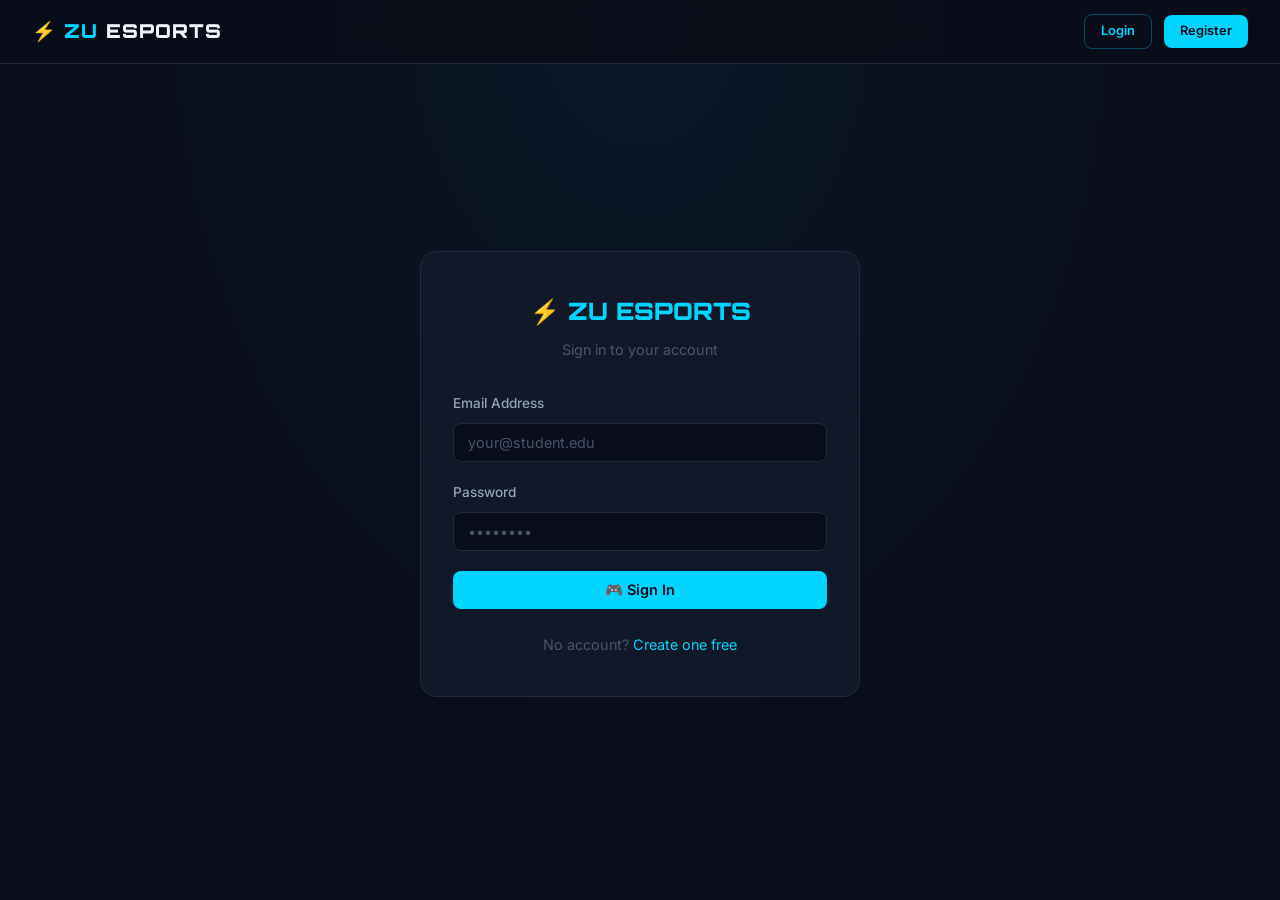
<file: pages/dashboard.html>
<!DOCTYPE html>
<html lang="en">
<head>
    <meta charset="UTF-8">
    <meta name="viewport" content="width=device-width, initial-scale=1.0">
    <title>Dashboard | ZU E-Sports</title>
    <link rel="stylesheet" href="../css/style.css">
    <style>
        .player-card {
            background: linear-gradient(135deg, var(--bg-card2), var(--bg-card));
            border: 1px solid var(--border-accent);
            border-radius: var(--radius-lg);
            padding: 1.5rem;
            display: flex;
            align-items: center;
            gap: 1.5rem;
            margin-bottom: 2rem;
        }
        .player-info { flex: 1; }
        .player-name { font-family: var(--font-display); font-size: 1.5rem; font-weight: 900; }
        .player-role { color: var(--text-muted); font-size: 0.85rem; margin-top: 4px; }
    </style>
</head>
<body>
<nav class="navbar">
    <a href="../index.html" class="nav-logo">⚡ ZU<span>ESPORTS</span></a>
    <ul class="nav-links" id="nav-links">
        <li><a href="../index.html">Home</a></li>
        <li><a href="tournaments.html">Tournaments</a></li>
        <li><a href="teams.html">Teams</a></li>
    </ul>
    <div class="nav-actions" id="nav-actions"></div>
    <button class="menu-toggle" id="menu-toggle">☰</button>
</nav>

<div class="page-wrapper">
    <div class="dashboard-layout">
        <!-- SIDEBAR -->
        <aside class="sidebar">
            <div class="sidebar-section">Main</div>
            <ul class="sidebar-nav">
                <li><a href="#" onclick="switchTab('overview')" class="active" id="tab-overview-link"><span class="icon">🏠</span> Overview</a></li>
                <li><a href="#" onclick="switchTab('my-team')" id="tab-my-team-link"><span class="icon">👥</span> My Team</a></li>
                <li><a href="#" onclick="switchTab('tournaments')" id="tab-tournaments-link"><span class="icon">🏆</span> Tournaments</a></li>
                <li><a href="#" onclick="switchTab('notifications')" id="tab-notifications-link"><span class="icon">🔔</span> Notifications</a></li>
            </ul>
            <div class="sidebar-section">Account</div>
            <ul class="sidebar-nav">
                <li><a href="#" onclick="switchTab('profile')" id="tab-profile-link"><span class="icon">👤</span> Profile</a></li>
                <li><a href="#" onclick="switchTab('support')" id="tab-support-link"><span class="icon">🆘</span> Support</a></li>
                <li><a href="#" onclick="logout()"><span class="icon">🚪</span> Logout</a></li>
            </ul>
        </aside>

        <!-- MAIN CONTENT -->
        <main class="main-content" id="main-content">
            <div class="loading"><div class="spinner"></div> Loading dashboard...</div>
        </main>
    </div>
</div>

<script src="../js/app.js"></script>
<script>
if (!requireAuth()) { /* redirect handled */ }

const user = getUser();
let myTeam = null;
let currentTab = 'overview';

async function loadDashboard() {
    // Load user's team
    const teamRes = await GET('/teams/my/team');
    myTeam = teamRes && teamRes.ok ? teamRes.data : null;

    switchTab('overview');
}

function switchTab(tab) {
    currentTab = tab;
    // Update sidebar active states
    document.querySelectorAll('.sidebar-nav a').forEach(a => a.classList.remove('active'));
    const link = document.getElementById(`tab-${tab}-link`);
    if (link) link.classList.add('active');

    const tabs = {
        overview: renderOverview,
        'my-team': renderMyTeam,
        tournaments: renderTournaments,
        notifications: renderNotifications,
        profile: renderProfile,
        support: renderSupport
    };

    if (tabs[tab]) tabs[tab]();
}

async function renderOverview() {
    const content = document.getElementById('main-content');
    const notifRes = await GET('/notifications');
    const notifications = notifRes && notifRes.ok ? notifRes.data : [];

    content.innerHTML = `
        <div class="player-card">
            <div class="avatar avatar-lg">${user.username.substring(0,2).toUpperCase()}</div>
            <div class="player-info">
                <div class="player-name">${user.username}</div>
                <div class="player-role">🎮 Gaming ID: ${user.gaming_id || 'Not set'} &nbsp;|&nbsp; 📧 ${user.email}</div>
            </div>
            ${myTeam ? `<div style="text-align:right">
                <div style="color:var(--text-muted);font-size:0.8rem">Your Team</div>
                <div style="font-weight:700;color:var(--accent)">${myTeam.name}</div>
                <div style="font-size:0.8rem;color:var(--text-muted)">[${myTeam.tag || '—'}] ${myTeam.game}</div>
            </div>` : ''}
        </div>

        <div class="stats-grid" style="margin-bottom:2rem">
            <div class="stat-card">
                <span class="stat-number" style="color:var(--accent-green)">${myTeam ? myTeam.wins : 0}</span>
                <span class="stat-label">Team Wins</span>
            </div>
            <div class="stat-card">
                <span class="stat-number" style="color:var(--accent-red)">${myTeam ? myTeam.losses : 0}</span>
                <span class="stat-label">Team Losses</span>
            </div>
            <div class="stat-card">
                <span class="stat-number">${notifications.filter(n => !n.is_read).length}</span>
                <span class="stat-label">Unread Notifications</span>
            </div>
            <div class="stat-card">
                <span class="stat-number">${myTeam ? myTeam.game : '—'}</span>
                <span class="stat-label">Game</span>
            </div>
        </div>

        <h3 style="margin-bottom:1rem">🔔 Recent Notifications</h3>
        ${notifications.length === 0 ? '<div class="empty-state"><div class="icon">📭</div><p>No notifications yet</p></div>' :
        notifications.slice(0,4).map(n => `
            <div style="background:var(--bg-card);border:1px solid var(--border);border-radius:8px;padding:1rem;margin-bottom:0.75rem;border-left:3px solid ${n.is_read ? 'var(--border)' : 'var(--accent)'}">
                <div style="font-weight:600;margin-bottom:4px">${n.title}</div>
                <div style="color:var(--text-secondary);font-size:0.85rem">${n.message}</div>
                <div style="color:var(--text-muted);font-size:0.75rem;margin-top:4px">${formatDate(n.created_at)}</div>
            </div>
        `).join('')}

        <div style="margin-top:1.5rem">
            <h3 style="margin-bottom:1rem">🚀 Quick Actions</h3>
            <div style="display:flex;gap:1rem;flex-wrap:wrap">
                <a href="/pages/tournaments.html" class="btn btn-primary">Browse Tournaments</a>
                ${!myTeam ? '<button class="btn btn-secondary" onclick="switchTab(\'my-team\')">Create Team</button>' : ''}
                <button class="btn btn-secondary" onclick="switchTab('support')">Get Help</button>
            </div>
        </div>
    `;
}

async function renderMyTeam() {
    const content = document.getElementById('main-content');
    content.innerHTML = '<div class="loading"><div class="spinner"></div></div>';

    const teamRes = await GET('/teams/my/team');
    myTeam = teamRes && teamRes.ok ? teamRes.data : null;

    if (!myTeam) {
        // Show create team form
        content.innerHTML = `
            <h2 style="margin-bottom:0.5rem">👥 My Team</h2>
            <p style="color:var(--text-muted);margin-bottom:2rem">You don't have a team yet. Create one to join tournaments!</p>
            
            <div class="card" style="max-width:500px">
                <div class="card-header"><h3>Create New Team</h3></div>
                <div class="card-body">
                    <div id="team-alert"></div>
                    <div class="form-group">
                        <label class="form-label">Team Name *</label>
                        <input type="text" id="t-name" class="form-control" placeholder="Desert Eagles">
                    </div>
                    <div class="form-group">
                        <label class="form-label">Team Tag (short)</label>
                        <input type="text" id="t-tag" class="form-control" placeholder="DEG" maxlength="6">
                    </div>
                    <div class="form-group">
                        <label class="form-label">Game *</label>
                        <select id="t-game" class="form-control">
                            <option>Valorant</option>
                            <option>CS2</option>
                            <option>League of Legends</option>
                            <option>FIFA</option>
                            <option>Other</option>
                        </select>
                    </div>
                    <div class="form-group">
                        <label class="form-label">Description</label>
                        <textarea id="t-desc" class="form-control" placeholder="Tell us about your team..."></textarea>
                    </div>
                    <button class="btn btn-primary btn-full" onclick="createTeam()">🚀 Create Team</button>
                </div>
            </div>
        `;
        return;
    }

    // Load team details
    const detailRes = await GET(`/teams/${myTeam.id}`);
    const team = detailRes && detailRes.ok ? detailRes.data : myTeam;

    const isCaptain = team.captain_id === user.id;

    content.innerHTML = `
        <div style="display:flex;align-items:center;justify-content:space-between;margin-bottom:2rem;flex-wrap:wrap;gap:1rem">
            <h2>👥 My Team</h2>
            <a href="/pages/team-detail.html?id=${team.id}" class="btn btn-secondary">View Public Profile</a>
        </div>

        <div class="card" style="margin-bottom:1.5rem">
            <div class="card-body" style="display:flex;gap:1.5rem;align-items:center;flex-wrap:wrap">
                <div class="avatar avatar-lg">${(team.tag || team.name.substring(0,2)).toUpperCase()}</div>
                <div style="flex:1">
                    <h2 style="margin-bottom:4px">${team.name}</h2>
                    <div style="color:var(--text-muted);font-size:0.9rem">[${team.tag || '—'}] • ${team.game}</div>
                    <div style="margin-top:8px;display:flex;gap:1rem">
                        <span style="color:var(--accent-green);font-weight:600">W: ${team.wins}</span>
                        <span style="color:var(--accent-red)">L: ${team.losses}</span>
                        <span style="color:var(--text-muted)">
                            Win Rate: ${team.wins + team.losses > 0 ? Math.round(team.wins/(team.wins+team.losses)*100) : 0}%
                        </span>
                    </div>
                </div>
                ${isCaptain ? `<span class="badge badge-ongoing">⭐ Captain</span>` : ''}
            </div>
        </div>

        <div class="card" style="margin-bottom:1.5rem">
            <div class="card-header">
                <h3>Team Members</h3>
                ${isCaptain ? `<button class="btn btn-sm btn-primary" onclick="showAddPlayerModal()">+ Add Player</button>` : ''}
            </div>
            <div class="card-body">
                ${(team.members || []).map(m => `
                    <div style="display:flex;align-items:center;gap:1rem;padding:0.75rem 0;border-bottom:1px solid var(--border)">
                        <div class="avatar">${m.username.substring(0,2).toUpperCase()}</div>
                        <div style="flex:1">
                            <div style="font-weight:600">${m.username}</div>
                            <div style="color:var(--text-muted);font-size:0.8rem">${m.gaming_id || 'No gaming ID'} • ${m.role}</div>
                        </div>
                        ${isCaptain && m.id !== user.id ? `
                            <button class="btn btn-sm btn-danger" onclick="removePlayer(${m.id}, '${m.username}')">Remove</button>
                        ` : ''}
                    </div>
                `).join('')}
            </div>
        </div>

        <h3 style="margin-bottom:1rem">Tournament History</h3>
        ${(team.history || []).length === 0 ? '<div class="empty-state"><div class="icon">🏆</div><p>No tournament history yet</p></div>' :
        team.history.map(h => `
            <div style="background:var(--bg-card);border:1px solid var(--border);border-radius:8px;padding:1rem;margin-bottom:0.5rem;display:flex;justify-content:space-between;align-items:center">
                <span>${h.tournament_name}</span>
                ${statusBadge(h.status)}
            </div>
        `).join('')}

        <!-- Add Player Modal (inline) -->
        <div id="add-player-section" class="hidden" style="margin-top:1.5rem">
            <div class="card card-body" style="max-width:400px">
                <h3 style="margin-bottom:1rem">Add Player</h3>
                <div id="add-player-alert"></div>
                <div class="form-group">
                    <label class="form-label">Player Username</label>
                    <input type="text" id="add-username" class="form-control" placeholder="CoolPlayer99">
                </div>
                <div style="display:flex;gap:0.75rem">
                    <button class="btn btn-primary" onclick="addPlayer()">Add</button>
                    <button class="btn btn-secondary" onclick="document.getElementById('add-player-section').classList.add('hidden')">Cancel</button>
                </div>
            </div>
        </div>
    `;
}

async function createTeam() {
    const name = document.getElementById('t-name').value.trim();
    const tag = document.getElementById('t-tag').value.trim();
    const game = document.getElementById('t-game').value;
    const description = document.getElementById('t-desc').value.trim();
    const alertBox = document.getElementById('team-alert');

    if (!name || !game) {
        alertBox.innerHTML = '<div class="alert alert-error">Team name and game are required.</div>';
        return;
    }

    const res = await POST('/teams', { name, tag, game, description });
    if (res && res.ok) {
        showToast('Team created!', 'success');
        loadDashboard();
    } else {
        alertBox.innerHTML = `<div class="alert alert-error">${res?.data?.error || 'Failed to create team.'}</div>`;
    }
}

function showAddPlayerModal() {
    document.getElementById('add-player-section').classList.remove('hidden');
}

async function addPlayer() {
    const username = document.getElementById('add-username').value.trim();
    const alertBox = document.getElementById('add-player-alert');

    if (!username) return;

    const res = await POST(`/teams/${myTeam.id}/members`, { username });
    if (res && res.ok) {
        showToast('Player added!', 'success');
        renderMyTeam();
    } else {
        alertBox.innerHTML = `<div class="alert alert-error">${res?.data?.error || 'Failed.'}</div>`;
    }
}

async function removePlayer(userId, username) {
    if (!confirm(`Remove ${username} from the team?`)) return;
    const res = await DELETE(`/teams/${myTeam.id}/members/${userId}`);
    if (res && res.ok) {
        showToast('Player removed', 'info');
        renderMyTeam();
    } else {
        showToast(res?.data?.error || 'Failed', 'error');
    }
}

async function renderTournaments() {
    const content = document.getElementById('main-content');
    content.innerHTML = '<div class="loading"><div class="spinner"></div></div>';

    const res = await GET('/tournaments');
    const tournaments = res && res.ok ? res.data : [];

    content.innerHTML = `
        <div style="display:flex;align-items:center;justify-content:space-between;margin-bottom:1.5rem">
            <h2>🏆 Tournaments</h2>
            <a href="/pages/tournaments.html" class="btn btn-secondary">Browse All</a>
        </div>
        ${tournaments.length === 0 ? '<div class="empty-state"><div class="icon">🏟️</div><p>No tournaments yet</p></div>' :
        `<div class="tournament-grid">
            ${tournaments.map(t => `
                <div class="tournament-card" onclick="window.location.href='/pages/tournament-detail.html?id=${t.id}'">
                    <div class="tournament-card-banner">🎮 ${t.game}</div>
                    <div class="tournament-card-body">
                        <div class="tournament-card-title">${t.name}</div>
                        <div class="tournament-card-meta">
                            <span class="meta-item">🏆 ${t.prize_pool || 'No prize'}</span>
                            <span class="meta-item">📅 ${formatDate(t.start_date)}</span>
                        </div>
                    </div>
                    <div class="tournament-card-footer">${statusBadge(t.status)}</div>
                </div>
            `).join('')}
        </div>`}
    `;
}

async function renderNotifications() {
    const content = document.getElementById('main-content');
    content.innerHTML = '<div class="loading"><div class="spinner"></div></div>';

    const res = await GET('/notifications');
    const notifications = res && res.ok ? res.data : [];

    content.innerHTML = `
        <div style="display:flex;align-items:center;justify-content:space-between;margin-bottom:1.5rem">
            <h2>🔔 Notifications</h2>
            <button class="btn btn-sm btn-secondary" onclick="markAllRead()">Mark all read</button>
        </div>
        ${notifications.length === 0 ? '<div class="empty-state"><div class="icon">📭</div><p>No notifications</p></div>' :
        notifications.map(n => `
            <div style="background:var(--bg-card);border:1px solid var(--border);border-radius:8px;padding:1rem;margin-bottom:0.75rem;border-left:3px solid ${n.is_read ? 'var(--border)' : 'var(--accent)'}">
                <div style="display:flex;justify-content:space-between;align-items:flex-start">
                    <div style="font-weight:600;margin-bottom:6px">${n.is_read ? '' : '🔵 '}${n.title}</div>
                    <span style="color:var(--text-muted);font-size:0.75rem">${formatDate(n.created_at)}</span>
                </div>
                <div style="color:var(--text-secondary);font-size:0.9rem">${n.message}</div>
            </div>
        `).join('')}
    `;
}

async function renderProfile() {
    const content = document.getElementById('main-content');
    const res = await GET('/auth/me');
    const profile = res && res.ok ? res.data : user;

    content.innerHTML = `
        <h2 style="margin-bottom:2rem">👤 My Profile</h2>
        <div class="card" style="max-width:500px">
            <div class="card-header"><h3>Edit Profile</h3></div>
            <div class="card-body">
                <div id="profile-alert"></div>
                <div class="form-group">
                    <label class="form-label">Username</label>
                    <input type="text" id="p-username" class="form-control" value="${profile.username}">
                </div>
                <div class="form-group">
                    <label class="form-label">Email (cannot change)</label>
                    <input type="text" class="form-control" value="${profile.email}" disabled style="opacity:0.5">
                </div>
                <div class="form-group">
                    <label class="form-label">Gaming ID</label>
                    <input type="text" id="p-gaming-id" class="form-control" value="${profile.gaming_id || ''}" placeholder="Your in-game name">
                </div>
                <div class="form-group">
                    <label class="form-label">Role</label>
                    <input type="text" class="form-control" value="${profile.role}" disabled style="opacity:0.5">
                </div>
                <div class="form-group">
                    <label class="form-label">Member Since</label>
                    <input type="text" class="form-control" value="${formatDate(profile.created_at)}" disabled style="opacity:0.5">
                </div>
                <button class="btn btn-primary" onclick="saveProfile()">Save Changes</button>
            </div>
        </div>
    `;
}

async function saveProfile() {
    const username = document.getElementById('p-username').value.trim();
    const gaming_id = document.getElementById('p-gaming-id').value.trim();
    const alertBox = document.getElementById('profile-alert');

    const res = await PUT('/auth/profile', { username, gaming_id });
    if (res && res.ok) {
        // Update local user data
        const u = getUser();
        u.username = username;
        u.gaming_id = gaming_id;
        setUser(u);
        alertBox.innerHTML = '<div class="alert alert-success">Profile updated!</div>';
    } else {
        alertBox.innerHTML = `<div class="alert alert-error">${res?.data?.error || 'Failed.'}</div>`;
    }
}

async function renderSupport() {
    const content = document.getElementById('main-content');
    content.innerHTML = '<div class="loading"><div class="spinner"></div></div>';

    const res = await GET('/support');
    const requests = res && res.ok ? res.data : [];

    content.innerHTML = `
        <h2 style="margin-bottom:2rem">🆘 Support</h2>

        <div class="card" style="max-width:600px;margin-bottom:2rem">
            <div class="card-header"><h3>Submit a Request</h3></div>
            <div class="card-body">
                <div id="support-alert"></div>
                <div class="form-group">
                    <label class="form-label">Subject</label>
                    <input type="text" id="s-subject" class="form-control" placeholder="What do you need help with?">
                </div>
                <div class="form-group">
                    <label class="form-label">Message</label>
                    <textarea id="s-message" class="form-control" placeholder="Describe your issue in detail..."></textarea>
                </div>
                <button class="btn btn-primary" onclick="submitSupport()">Send Request</button>
            </div>
        </div>

        <h3 style="margin-bottom:1rem">My Support History</h3>
        ${requests.length === 0 ? '<div class="empty-state"><div class="icon">📋</div><p>No requests yet</p></div>' :
        requests.map(r => `
            <div style="background:var(--bg-card);border:1px solid var(--border);border-radius:8px;padding:1rem;margin-bottom:0.75rem">
                <div style="display:flex;justify-content:space-between;align-items:center;margin-bottom:0.5rem">
                    <div style="font-weight:600">${r.subject}</div>
                    ${statusBadge(r.status)}
                </div>
                <div style="color:var(--text-secondary);font-size:0.85rem;margin-bottom:0.5rem">${r.message}</div>
                ${r.admin_response ? `
                    <div style="background:rgba(0,212,255,0.06);border-radius:6px;padding:0.75rem;margin-top:0.5rem;border-left:3px solid var(--accent)">
                        <div style="font-size:0.75rem;color:var(--text-muted);margin-bottom:4px">Admin Response:</div>
                        <div style="font-size:0.9rem">${r.admin_response}</div>
                    </div>
                ` : ''}
            </div>
        `).join('')}
    `;
}

async function submitSupport() {
    const subject = document.getElementById('s-subject').value.trim();
    const message = document.getElementById('s-message').value.trim();
    const alertBox = document.getElementById('support-alert');

    if (!subject || !message) {
        alertBox.innerHTML = '<div class="alert alert-error">Please fill in all fields.</div>';
        return;
    }

    const res = await POST('/support', { subject, message });
    if (res && res.ok) {
        alertBox.innerHTML = '<div class="alert alert-success">Request submitted! We will respond soon.</div>';
        document.getElementById('s-subject').value = '';
        document.getElementById('s-message').value = '';
    } else {
        alertBox.innerHTML = `<div class="alert alert-error">${res?.data?.error || 'Failed.'}</div>`;
    }
}

document.addEventListener('DOMContentLoaded', loadDashboard);
</script>
</body>
</html>
</file>
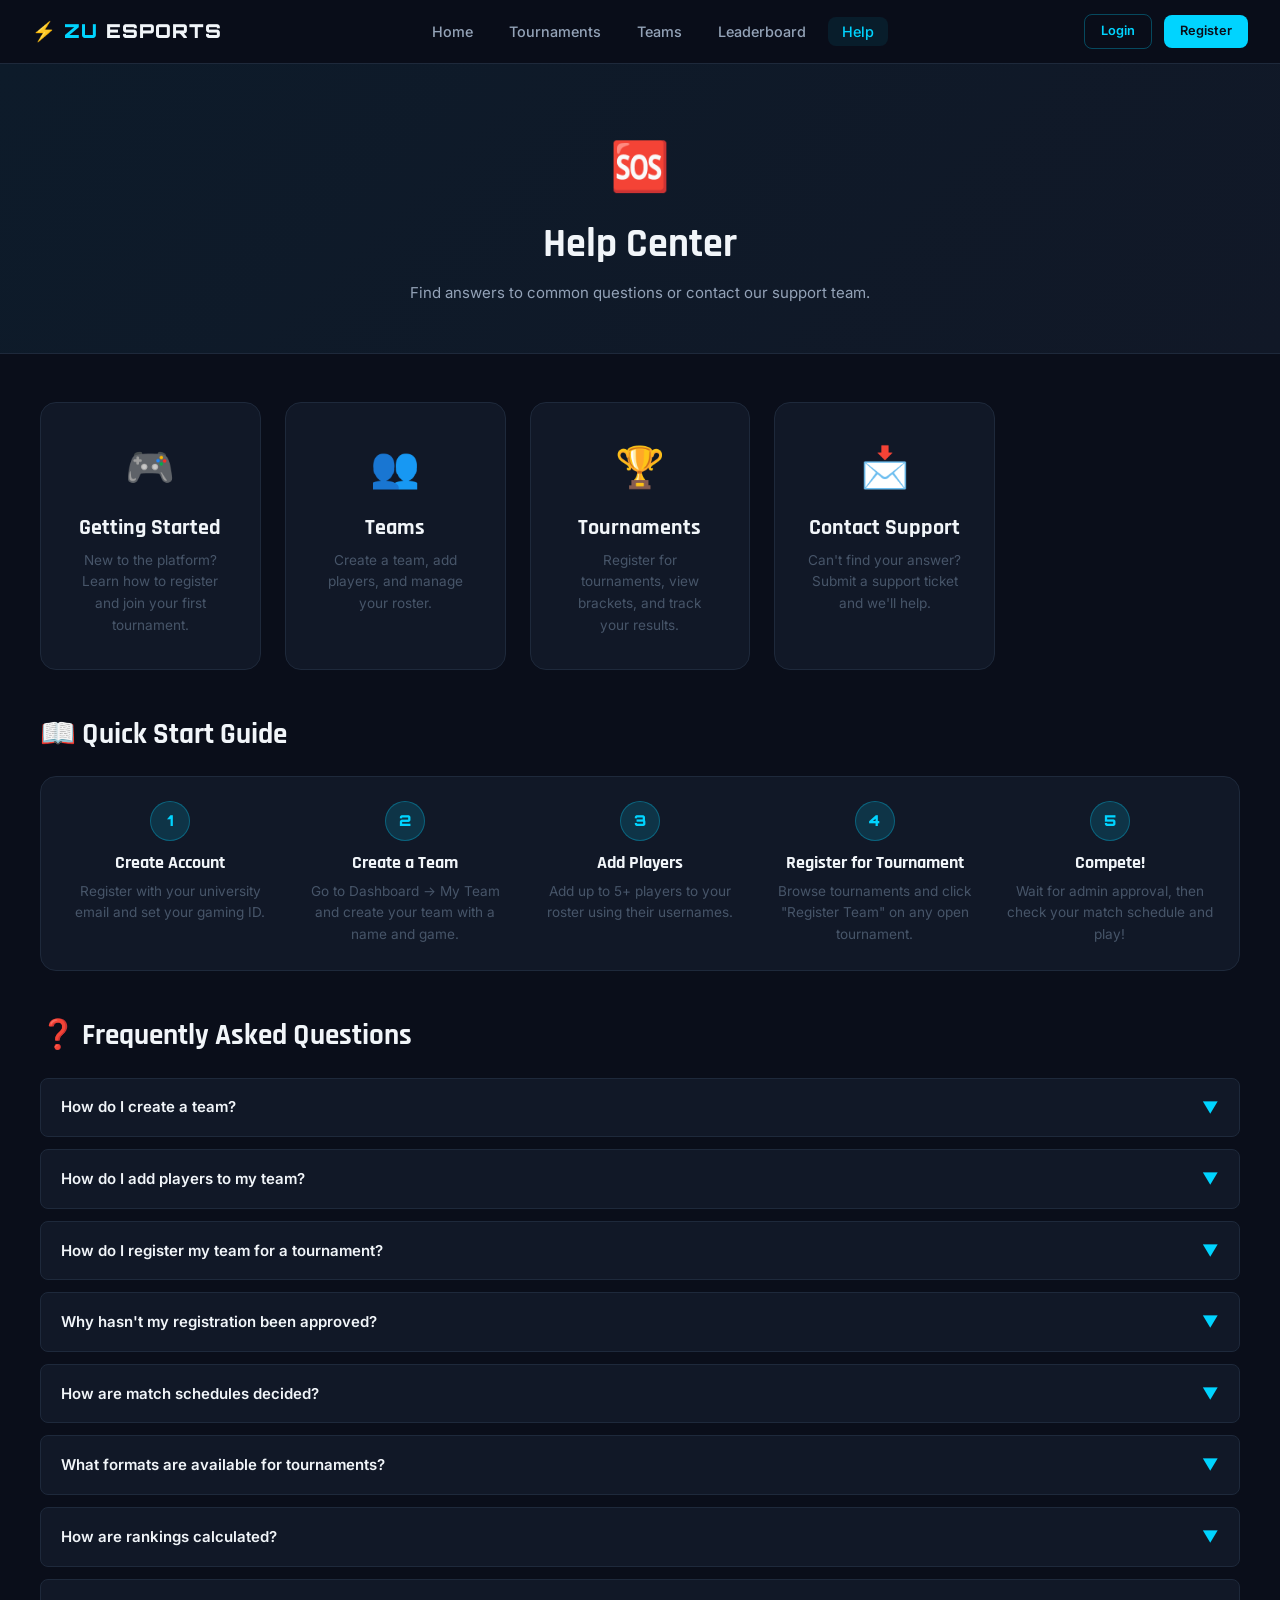
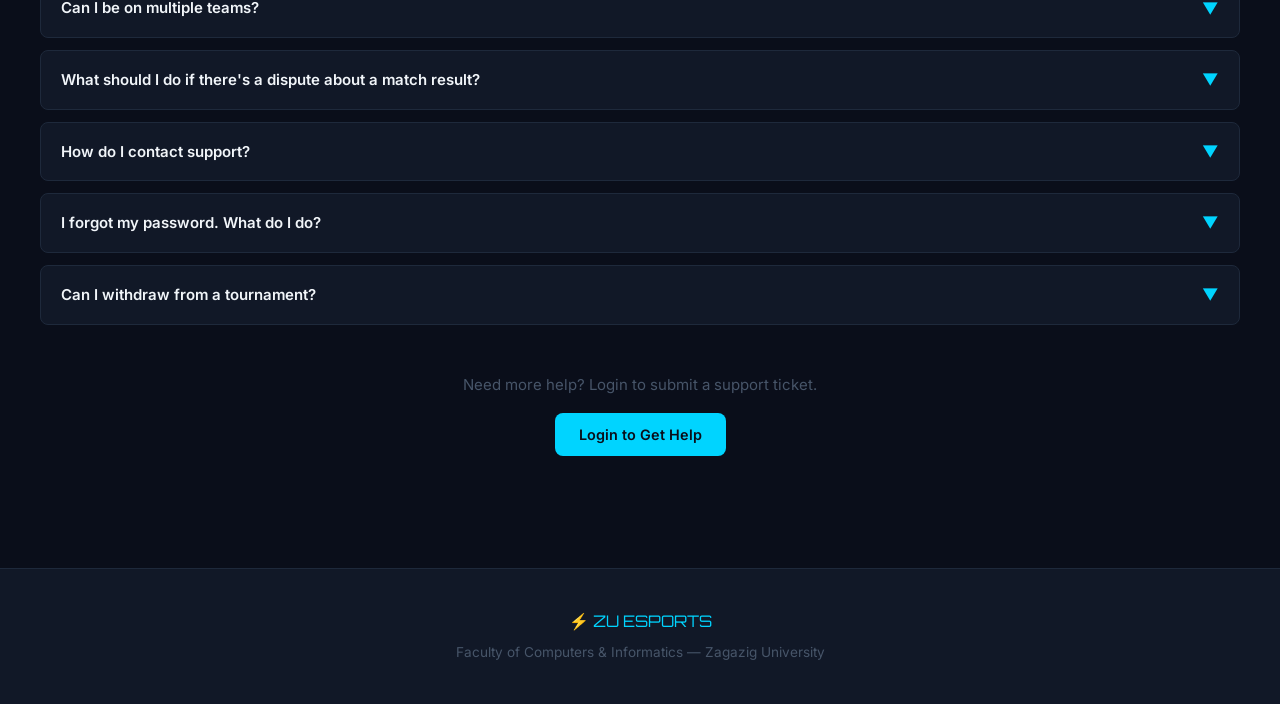
<file: pages/help.html>
<!DOCTYPE html>
<html lang="en">
<head>
    <meta charset="UTF-8">
    <meta name="viewport" content="width=device-width, initial-scale=1.0">
    <title>Help Center | ZU E-Sports</title>
    <link rel="stylesheet" href="../css/style.css">
    <style>
        .faq-item {
            background: var(--bg-card);
            border: 1px solid var(--border);
            border-radius: var(--radius);
            margin-bottom: 0.75rem;
            overflow: hidden;
            transition: var(--transition);
        }
        .faq-item:hover { border-color: var(--border-accent); }
        .faq-question {
            display: flex;
            justify-content: space-between;
            align-items: center;
            padding: 1rem 1.25rem;
            cursor: pointer;
            font-weight: 600;
            user-select: none;
        }
        .faq-arrow { color: var(--accent); font-size: 1rem; transition: transform 0.2s; }
        .faq-item.open .faq-arrow { transform: rotate(180deg); }
        .faq-answer {
            display: none;
            padding: 0 1.25rem 1.25rem;
            color: var(--text-secondary);
            line-height: 1.8;
            font-size: 0.9rem;
        }
        .faq-item.open .faq-answer { display: block; }
        .help-card {
            background: var(--bg-card);
            border: 1px solid var(--border);
            border-radius: var(--radius-lg);
            padding: 2rem;
            text-align: center;
            transition: var(--transition);
        }
        .help-card:hover { border-color: var(--border-accent); transform: translateY(-2px); }
        .help-icon { font-size: 2.5rem; margin-bottom: 1rem; }
    </style>
</head>
<body>
<nav class="navbar">
    <a href="../index.html" class="nav-logo">⚡ ZU<span>ESPORTS</span></a>
    <ul class="nav-links" id="nav-links">
        <li><a href="../index.html">Home</a></li>
        <li><a href="tournaments.html">Tournaments</a></li>
        <li><a href="teams.html">Teams</a></li>
        <li><a href="leaderboard.html">Leaderboard</a></li>
        <li><a href="help.html" class="active">Help</a></li>
    </ul>
    <div class="nav-actions" id="nav-actions"></div>
    <button class="menu-toggle" id="menu-toggle">☰</button>
</nav>

<div class="page-wrapper">
    <div style="background:linear-gradient(135deg,#0d1b2a,#111827);padding:4rem 0 3rem;text-align:center;border-bottom:1px solid var(--border)">
        <div class="container">
            <div style="font-size:3rem;margin-bottom:1rem">🆘</div>
            <h1 style="margin-bottom:0.75rem">Help Center</h1>
            <p style="color:var(--text-secondary);max-width:500px;margin:0 auto">Find answers to common questions or contact our support team.</p>
        </div>
    </div>

    <div class="container section">
        <!-- QUICK HELP CARDS -->
        <div style="display:grid;grid-template-columns:repeat(auto-fill,minmax(220px,1fr));gap:1.5rem;margin-bottom:3rem">
            <div class="help-card">
                <div class="help-icon">🎮</div>
                <h3 style="margin-bottom:0.5rem">Getting Started</h3>
                <p style="color:var(--text-muted);font-size:0.85rem">New to the platform? Learn how to register and join your first tournament.</p>
            </div>
            <div class="help-card">
                <div class="help-icon">👥</div>
                <h3 style="margin-bottom:0.5rem">Teams</h3>
                <p style="color:var(--text-muted);font-size:0.85rem">Create a team, add players, and manage your roster.</p>
            </div>
            <div class="help-card">
                <div class="help-icon">🏆</div>
                <h3 style="margin-bottom:0.5rem">Tournaments</h3>
                <p style="color:var(--text-muted);font-size:0.85rem">Register for tournaments, view brackets, and track your results.</p>
            </div>
            <div class="help-card" onclick="isLoggedIn() ? (window.location.href='/pages/dashboard.html#support') : (window.location.href='/pages/login.html')" style="cursor:pointer">
                <div class="help-icon">📩</div>
                <h3 style="margin-bottom:0.5rem">Contact Support</h3>
                <p style="color:var(--text-muted);font-size:0.85rem">Can't find your answer? Submit a support ticket and we'll help.</p>
            </div>
        </div>

        <!-- QUICK START GUIDE -->
        <h2 style="margin-bottom:1.5rem">📖 Quick Start Guide</h2>
        <div class="card card-body" style="margin-bottom:3rem">
            <div style="display:grid;grid-template-columns:repeat(auto-fill,minmax(200px,1fr));gap:1.5rem">
                <div style="text-align:center">
                    <div style="width:40px;height:40px;border-radius:50%;background:rgba(0,212,255,0.15);border:1px solid var(--border-accent);display:flex;align-items:center;justify-content:center;margin:0 auto 0.75rem;font-family:var(--font-display);font-weight:900;color:var(--accent)">1</div>
                    <h4 style="margin-bottom:0.4rem">Create Account</h4>
                    <p style="color:var(--text-muted);font-size:0.85rem">Register with your university email and set your gaming ID.</p>
                </div>
                <div style="text-align:center">
                    <div style="width:40px;height:40px;border-radius:50%;background:rgba(0,212,255,0.15);border:1px solid var(--border-accent);display:flex;align-items:center;justify-content:center;margin:0 auto 0.75rem;font-family:var(--font-display);font-weight:900;color:var(--accent)">2</div>
                    <h4 style="margin-bottom:0.4rem">Create a Team</h4>
                    <p style="color:var(--text-muted);font-size:0.85rem">Go to Dashboard → My Team and create your team with a name and game.</p>
                </div>
                <div style="text-align:center">
                    <div style="width:40px;height:40px;border-radius:50%;background:rgba(0,212,255,0.15);border:1px solid var(--border-accent);display:flex;align-items:center;justify-content:center;margin:0 auto 0.75rem;font-family:var(--font-display);font-weight:900;color:var(--accent)">3</div>
                    <h4 style="margin-bottom:0.4rem">Add Players</h4>
                    <p style="color:var(--text-muted);font-size:0.85rem">Add up to 5+ players to your roster using their usernames.</p>
                </div>
                <div style="text-align:center">
                    <div style="width:40px;height:40px;border-radius:50%;background:rgba(0,212,255,0.15);border:1px solid var(--border-accent);display:flex;align-items:center;justify-content:center;margin:0 auto 0.75rem;font-family:var(--font-display);font-weight:900;color:var(--accent)">4</div>
                    <h4 style="margin-bottom:0.4rem">Register for Tournament</h4>
                    <p style="color:var(--text-muted);font-size:0.85rem">Browse tournaments and click "Register Team" on any open tournament.</p>
                </div>
                <div style="text-align:center">
                    <div style="width:40px;height:40px;border-radius:50%;background:rgba(0,212,255,0.15);border:1px solid var(--border-accent);display:flex;align-items:center;justify-content:center;margin:0 auto 0.75rem;font-family:var(--font-display);font-weight:900;color:var(--accent)">5</div>
                    <h4 style="margin-bottom:0.4rem">Compete!</h4>
                    <p style="color:var(--text-muted);font-size:0.85rem">Wait for admin approval, then check your match schedule and play!</p>
                </div>
            </div>
        </div>

        <!-- FAQ -->
        <h2 style="margin-bottom:1.5rem">❓ Frequently Asked Questions</h2>
        <div id="faq-container">
            <!-- FAQs are generated by JS below -->
        </div>

        <!-- CONTACT SUPPORT (if logged in) -->
        <div id="support-section" class="hidden" style="margin-top:3rem">
            <h2 style="margin-bottom:1.5rem">📩 Submit a Support Request</h2>
            <div class="card" style="max-width:600px">
                <div class="card-body">
                    <div id="support-alert"></div>
                    <div class="form-group">
                        <label class="form-label">Subject</label>
                        <input type="text" id="s-subject" class="form-control" placeholder="What do you need help with?">
                    </div>
                    <div class="form-group">
                        <label class="form-label">Message</label>
                        <textarea id="s-message" class="form-control" rows="4" placeholder="Describe your issue in detail..."></textarea>
                    </div>
                    <button class="btn btn-primary" onclick="submitSupport()">Send Request</button>
                </div>
            </div>
        </div>

        <div id="login-cta" class="hidden" style="margin-top:3rem;text-align:center">
            <p style="color:var(--text-muted);margin-bottom:1rem">Need more help? Login to submit a support ticket.</p>
            <a href="login.html" class="btn btn-primary">Login to Get Help</a>
        </div>
    </div>
</div>

<footer>
    <div class="footer-title">⚡ ZU ESPORTS</div>
    <p>Faculty of Computers & Informatics — Zagazig University</p>
</footer>

<script src="../js/app.js"></script>
<script>
const faqs = [
    { q: "How do I create a team?", a: "After logging in, go to Dashboard → My Team. Click 'Create New Team', fill in your team name, tag, and select your game, then click Create. You'll automatically become the captain." },
    { q: "How do I add players to my team?", a: "In Dashboard → My Team, click 'Add Player' and type the username of the player you want to add. They must already have an account on the platform. The player will receive a notification." },
    { q: "How do I register my team for a tournament?", a: "Browse tournaments and click on one that has 'Registration Open' status. Click the 'Register Team' button. You must be the team captain. Your registration will be reviewed by the admin." },
    { q: "Why hasn't my registration been approved?", a: "Admins review all registrations before approving. This usually takes 1–2 days. You'll receive a notification once your registration is approved or rejected. Make sure your team meets all requirements." },
    { q: "How are match schedules decided?", a: "After all teams are registered and approved, the admin generates the bracket and schedules matches. You'll receive a notification when your match is scheduled with the date and time." },
    { q: "What formats are available for tournaments?", a: "We support three formats: Single Elimination (one loss = out), Double Elimination (need two losses to be out), and Round Robin (every team plays every other team)." },
    { q: "How are rankings calculated?", a: "Team rankings on the leaderboard are based on total wins across all completed matches. Win rate (wins ÷ total matches × 100%) is also shown as a tiebreaker." },
    { q: "Can I be on multiple teams?", a: "You can be a member (player) of multiple teams, but you can only be the captain of one team. To join another team, the captain of that team must add you by your username." },
    { q: "What should I do if there's a dispute about a match result?", a: "Contact the admin through the Support section in your Dashboard. Provide details about the match, including tournament name, round, and the issue. Admins can correct results." },
    { q: "How do I contact support?", a: "Log in and go to Dashboard → Support. Fill in your subject and message and submit the request. An admin will respond as soon as possible. You'll get a notification when there's a reply." },
    { q: "I forgot my password. What do I do?", a: "Currently, please contact an admin via the support form (if logged in) or reach out through official university channels. Password reset by email will be available in a future update." },
    { q: "Can I withdraw from a tournament?", a: "If the tournament hasn't started yet, contact an admin via the support ticket system requesting withdrawal. After matches begin, withdrawals affect other teams so they require admin review." }
];

// Render FAQs
const container = document.getElementById('faq-container');
container.innerHTML = faqs.map((f, i) => `
    <div class="faq-item" id="faq-${i}">
        <div class="faq-question" onclick="toggleFaq(${i})">
            <span>${f.q}</span>
            <span class="faq-arrow">▼</span>
        </div>
        <div class="faq-answer">${f.a}</div>
    </div>
`).join('');

function toggleFaq(i) {
    const item = document.getElementById(`faq-${i}`);
    item.classList.toggle('open');
}

// Show support form if logged in
document.addEventListener('DOMContentLoaded', () => {
    if (isLoggedIn()) {
        document.getElementById('support-section').classList.remove('hidden');
    } else {
        document.getElementById('login-cta').classList.remove('hidden');
    }
});

async function submitSupport() {
    const subject = document.getElementById('s-subject').value.trim();
    const message = document.getElementById('s-message').value.trim();
    const alertBox = document.getElementById('support-alert');

    if (!subject || !message) {
        alertBox.innerHTML = '<div class="alert alert-error">Please fill in all fields.</div>';
        return;
    }

    const res = await POST('/support', { subject, message });
    if (res && res.ok) {
        alertBox.innerHTML = '<div class="alert alert-success">✅ Request submitted! We will get back to you soon.</div>';
        document.getElementById('s-subject').value = '';
        document.getElementById('s-message').value = '';
    } else {
        alertBox.innerHTML = `<div class="alert alert-error">${res?.data?.error || 'Failed.'}</div>`;
    }
}
</script>
</body>
</html>
</file>
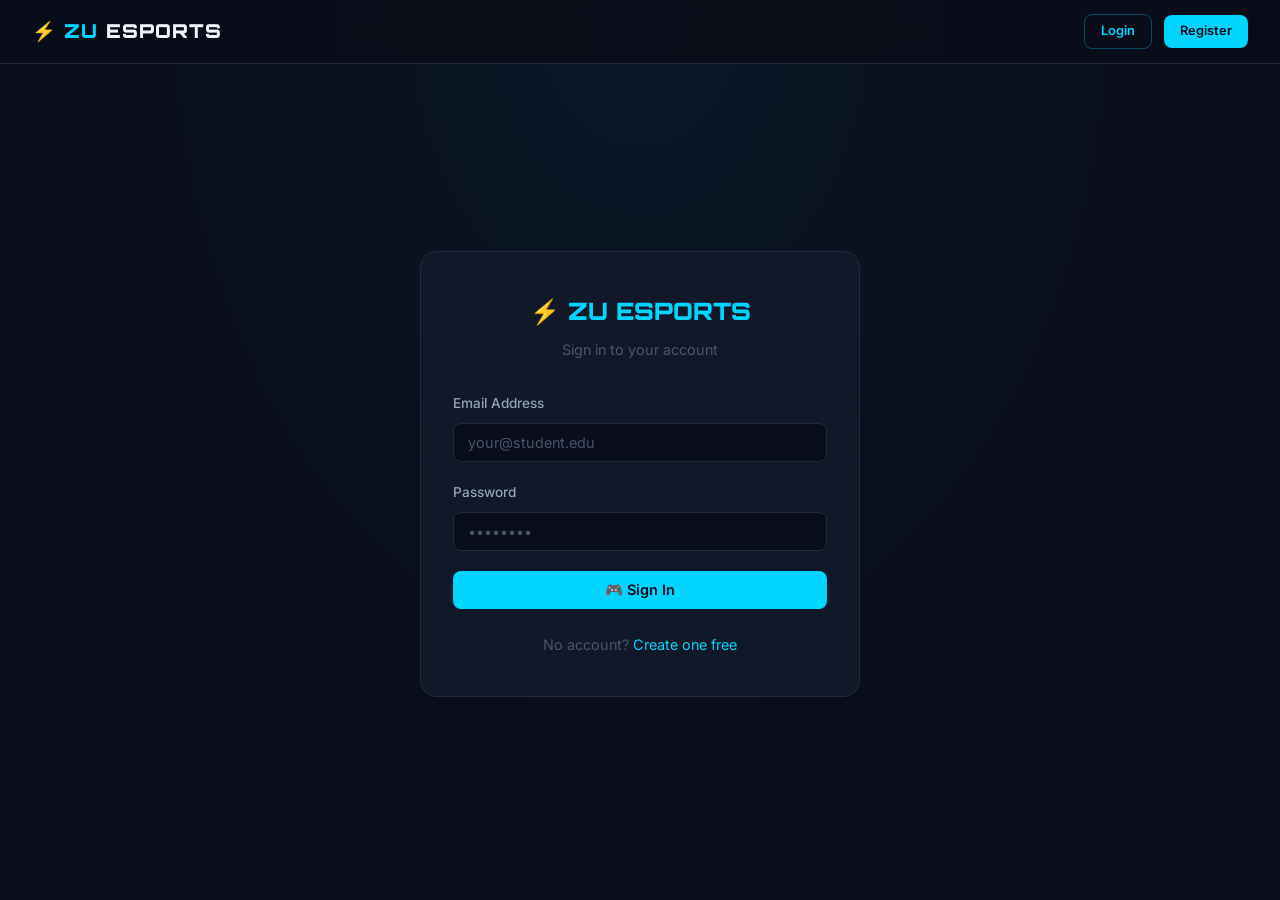
<file: pages/login.html>
<!DOCTYPE html>
<html lang="en">
<head>
    <meta charset="UTF-8">
    <meta name="viewport" content="width=device-width, initial-scale=1.0">
    <title>Login | ZU E-Sports</title>
    <link rel="stylesheet" href="../css/style.css">
    <style>
        .auth-wrapper {
            min-height: 100vh;
            display: flex;
            align-items: center;
            justify-content: center;
            padding: 5rem 1rem 2rem;
            background: radial-gradient(ellipse at top, rgba(0,212,255,0.05) 0%, var(--bg-dark) 60%);
        }
        .auth-box {
            width: 100%;
            max-width: 440px;
            background: var(--bg-card);
            border: 1px solid var(--border);
            border-radius: var(--radius-lg);
            padding: 2.5rem 2rem;
        }
        .auth-logo {
            text-align: center;
            font-family: var(--font-display);
            font-size: 1.5rem;
            font-weight: 900;
            color: var(--accent);
            margin-bottom: 0.5rem;
        }
        .auth-subtitle {
            text-align: center;
            color: var(--text-muted);
            font-size: 0.9rem;
            margin-bottom: 2rem;
        }
    </style>
</head>
<body>
<nav class="navbar">
    <a href="../index.html" class="nav-logo">⚡ ZU<span>ESPORTS</span></a>
    <div class="nav-actions" id="nav-actions"></div>
</nav>

<div class="auth-wrapper">
    <div class="auth-box">
        <div class="auth-logo">⚡ ZU ESPORTS</div>
        <p class="auth-subtitle">Sign in to your account</p>

        <div id="alert-box"></div>

        <div class="form-group">
            <label class="form-label">Email Address</label>
            <input type="email" id="email" class="form-control" placeholder="your@student.edu" autocomplete="email">
        </div>
        <div class="form-group">
            <label class="form-label">Password</label>
            <input type="password" id="password" class="form-control" placeholder="••••••••" autocomplete="current-password">
        </div>
        <button class="btn btn-primary btn-full" id="login-btn" onclick="doLogin()">
            🎮 Sign In
        </button>

        <p style="text-align:center;margin-top:1.5rem;color:var(--text-muted);font-size:0.9rem">
            No account? <a href="register.html" style="color:var(--accent)">Create one free</a>
        </p>
    </div>
</div>

<script src="../js/app.js"></script>
<script>
// Redirect if already logged in
if (isLoggedIn()) window.location.href = '/pages/dashboard.html';

async function doLogin() {
    const email = document.getElementById('email').value.trim();
    const password = document.getElementById('password').value;
    const btn = document.getElementById('login-btn');
    const alertBox = document.getElementById('alert-box');

    alertBox.innerHTML = '';

    if (!email || !password) {
        alertBox.innerHTML = '<div class="alert alert-error">Please fill in all fields.</div>';
        return;
    }

    btn.disabled = true;
    btn.textContent = 'Signing in...';

    const res = await POST('/auth/login', { email, password });

    btn.disabled = false;
    btn.textContent = '🎮 Sign In';

    if (res && res.ok) {
        setToken(res.data.token);
        setUser(res.data.user);
        showToast('Welcome back, ' + res.data.user.username + '!', 'success');
        setTimeout(() => {
            if (res.data.user.role === 'admin') {
                window.location.href = '/pages/admin.html';
            } else {
                window.location.href = '/pages/dashboard.html';
            }
        }, 800);
    } else {
        alertBox.innerHTML = `<div class="alert alert-error">${res?.data?.error || 'Login failed.'}</div>`;
    }
}

// Allow pressing Enter to login
document.addEventListener('keydown', e => {
    if (e.key === 'Enter') doLogin();
});
</script>
</body>
</html>
</file>
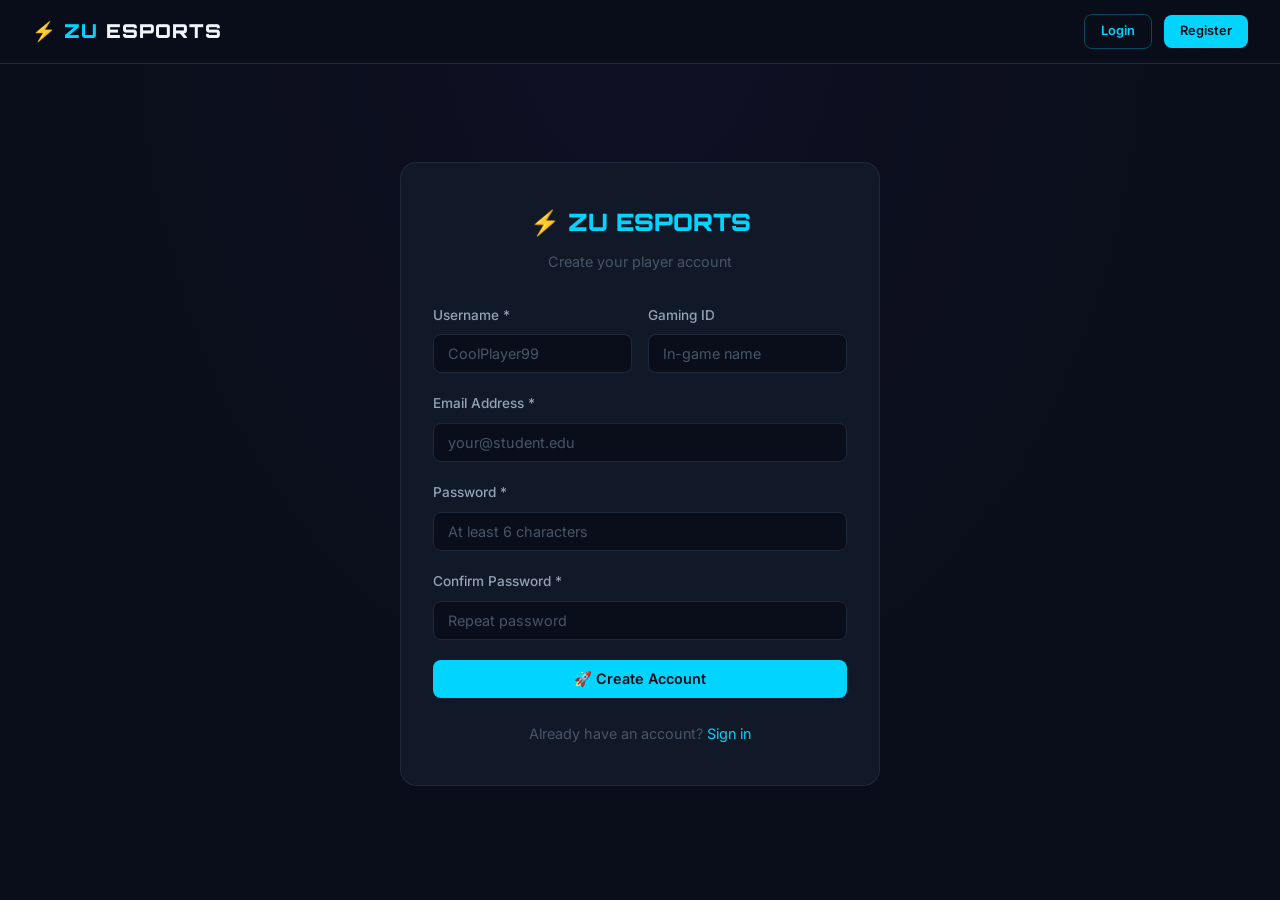
<file: pages/register.html>
<!DOCTYPE html>
<html lang="en">
<head>
    <meta charset="UTF-8">
    <meta name="viewport" content="width=device-width, initial-scale=1.0">
    <title>Register | ZU E-Sports</title>
    <link rel="stylesheet" href="../css/style.css">
    <style>
        .auth-wrapper {
            min-height: 100vh;
            display: flex;
            align-items: center;
            justify-content: center;
            padding: 5rem 1rem 2rem;
            background: radial-gradient(ellipse at top, rgba(124,58,237,0.05) 0%, var(--bg-dark) 60%);
        }
        .auth-box {
            width: 100%;
            max-width: 480px;
            background: var(--bg-card);
            border: 1px solid var(--border);
            border-radius: var(--radius-lg);
            padding: 2.5rem 2rem;
        }
    </style>
</head>
<body>
<nav class="navbar">
    <a href="../index.html" class="nav-logo">⚡ ZU<span>ESPORTS</span></a>
    <div class="nav-actions" id="nav-actions"></div>
</nav>

<div class="auth-wrapper">
    <div class="auth-box">
        <div style="text-align:center;margin-bottom:2rem">
            <div style="font-family:var(--font-display);font-size:1.5rem;font-weight:900;color:var(--accent)">⚡ ZU ESPORTS</div>
            <p style="color:var(--text-muted);font-size:0.9rem;margin-top:0.5rem">Create your player account</p>
        </div>

        <div id="alert-box"></div>

        <div style="display:grid;grid-template-columns:1fr 1fr;gap:1rem">
            <div class="form-group">
                <label class="form-label">Username *</label>
                <input type="text" id="username" class="form-control" placeholder="CoolPlayer99">
            </div>
            <div class="form-group">
                <label class="form-label">Gaming ID</label>
                <input type="text" id="gaming_id" class="form-control" placeholder="In-game name">
            </div>
        </div>
        <div class="form-group">
            <label class="form-label">Email Address *</label>
            <input type="email" id="email" class="form-control" placeholder="your@student.edu">
        </div>
        <div class="form-group">
            <label class="form-label">Password *</label>
            <input type="password" id="password" class="form-control" placeholder="At least 6 characters">
        </div>
        <div class="form-group">
            <label class="form-label">Confirm Password *</label>
            <input type="password" id="confirm" class="form-control" placeholder="Repeat password">
        </div>

        <button class="btn btn-primary btn-full" id="reg-btn" onclick="doRegister()">
            🚀 Create Account
        </button>

        <p style="text-align:center;margin-top:1.5rem;color:var(--text-muted);font-size:0.9rem">
            Already have an account? <a href="login.html" style="color:var(--accent)">Sign in</a>
        </p>
    </div>
</div>

<script src="../js/app.js"></script>
<script>
if (isLoggedIn()) window.location.href = 'dashboard.html';

async function doRegister() {
    const username = document.getElementById('username').value.trim();
    const gaming_id = document.getElementById('gaming_id').value.trim();
    const email = document.getElementById('email').value.trim();
    const password = document.getElementById('password').value;
    const confirm = document.getElementById('confirm').value;
    const alertBox = document.getElementById('alert-box');
    const btn = document.getElementById('reg-btn');

    alertBox.innerHTML = '';

    if (!username || !email || !password) {
        alertBox.innerHTML = '<div class="alert alert-error">Please fill in all required fields.</div>';
        return;
    }

    if (password !== confirm) {
        alertBox.innerHTML = '<div class="alert alert-error">Passwords do not match.</div>';
        return;
    }

    btn.disabled = true;
    btn.textContent = 'Creating account...';

    const res = await POST('/auth/register', { username, email, password, gaming_id });

    btn.disabled = false;
    btn.textContent = '🚀 Create Account';

    if (res && res.ok) {
        alertBox.innerHTML = '<div class="alert alert-success">Account created! Redirecting to login...</div>';
        setTimeout(() => window.location.href = '/pages/login.html', 1500);
    } else {
        alertBox.innerHTML = `<div class="alert alert-error">${res?.data?.error || 'Registration failed.'}</div>`;
    }
}
</script>
</body>
</html>
</file>
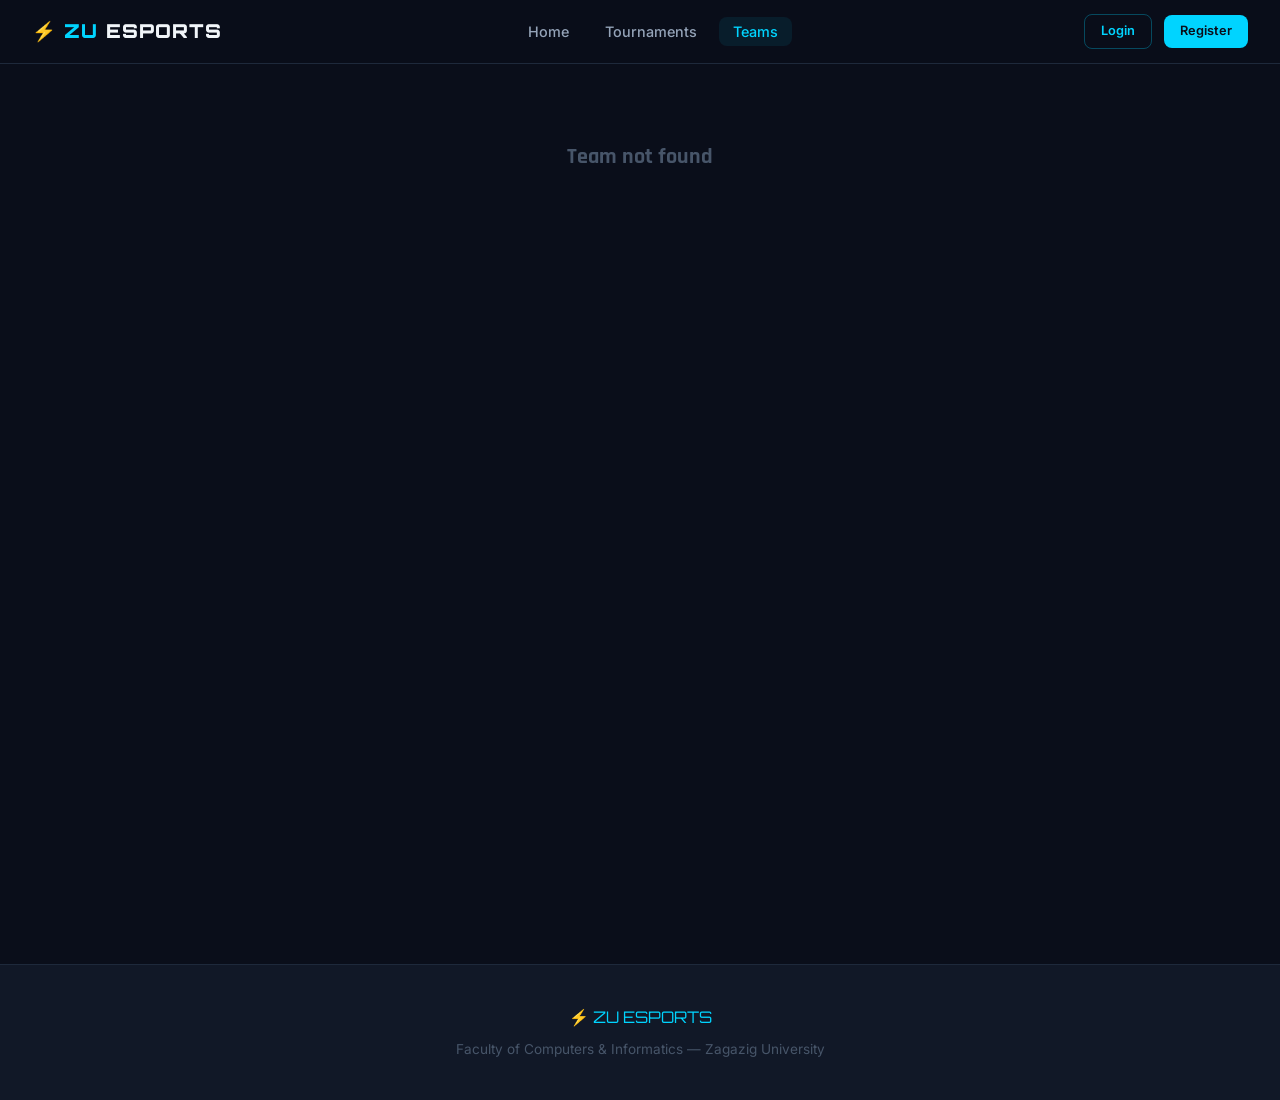
<file: pages/team-detail.html>
<!DOCTYPE html>
<html lang="en">
<head>
    <meta charset="UTF-8">
    <meta name="viewport" content="width=device-width, initial-scale=1.0">
    <title>Team | ZU E-Sports</title>
    <link rel="stylesheet" href="../css/style.css">
</head>
<body>
<nav class="navbar">
    <a href="../index.html" class="nav-logo">⚡ ZU<span>ESPORTS</span></a>
    <ul class="nav-links" id="nav-links">
        <li><a href="../index.html">Home</a></li>
        <li><a href="tournaments.html">Tournaments</a></li>
        <li><a href="teams.html" class="active">Teams</a></li>
    </ul>
    <div class="nav-actions" id="nav-actions"></div>
    <button class="menu-toggle" id="menu-toggle">☰</button>
</nav>

<div class="page-wrapper" id="page-content">
    <div class="loading" style="padding:5rem"><div class="spinner"></div></div>
</div>

<footer>
    <div class="footer-title">⚡ ZU ESPORTS</div>
    <p>Faculty of Computers & Informatics — Zagazig University</p>
</footer>

<script src="../js/app.js"></script>
<script>
const teamId = new URLSearchParams(window.location.search).get('id');

async function loadTeam() {
    if (!teamId) {
        document.getElementById('page-content').innerHTML = '<div class="empty-state" style="padding:5rem"><h3>Team not found</h3></div>';
        return;
    }

    const res = await GET(`/teams/${teamId}`);
    if (!res || !res.ok) {
        document.getElementById('page-content').innerHTML = '<div class="empty-state" style="padding:5rem"><h3>Team not found</h3></div>';
        return;
    }

    const t = res.data;
    document.title = `${t.name} | ZU E-Sports`;
    const winRate = t.wins + t.losses > 0 ? Math.round(t.wins / (t.wins + t.losses) * 100) : 0;

    document.getElementById('page-content').innerHTML = `
        <!-- HEADER -->
        <div style="background:linear-gradient(135deg,#0d1b2a,#111827);border-bottom:1px solid var(--border);padding:3rem 0">
            <div class="container">
                <a href="teams.html" style="color:var(--text-muted);font-size:0.85rem">← Back to Teams</a>
                <div style="display:flex;align-items:center;gap:1.5rem;margin-top:1rem;flex-wrap:wrap">
                    <div class="avatar" style="width:80px;height:80px;font-size:1.5rem;border:2px solid var(--border-accent)">${(t.tag||t.name.substring(0,2)).toUpperCase()}</div>
                    <div>
                        <h1 style="margin-bottom:4px">${t.name}</h1>
                        <div style="color:var(--text-muted)">[${t.tag||'—'}] · ${t.game} · Captain: ${t.captain_name}</div>
                    </div>
                </div>
                <div style="display:grid;grid-template-columns:repeat(auto-fill,minmax(120px,1fr));gap:1rem;margin-top:2rem">
                    <div style="background:rgba(16,185,129,0.1);border:1px solid rgba(16,185,129,0.3);border-radius:8px;padding:1rem;text-align:center">
                        <div style="font-family:var(--font-display);font-size:2rem;font-weight:900;color:var(--accent-green)">${t.wins}</div>
                        <div style="color:var(--text-muted);font-size:0.8rem">Wins</div>
                    </div>
                    <div style="background:rgba(239,68,68,0.1);border:1px solid rgba(239,68,68,0.3);border-radius:8px;padding:1rem;text-align:center">
                        <div style="font-family:var(--font-display);font-size:2rem;font-weight:900;color:var(--accent-red)">${t.losses}</div>
                        <div style="color:var(--text-muted);font-size:0.8rem">Losses</div>
                    </div>
                    <div style="background:rgba(0,212,255,0.1);border:1px solid var(--border-accent);border-radius:8px;padding:1rem;text-align:center">
                        <div style="font-family:var(--font-display);font-size:2rem;font-weight:900;color:var(--accent)">${winRate}%</div>
                        <div style="color:var(--text-muted);font-size:0.8rem">Win Rate</div>
                    </div>
                    <div style="background:rgba(255,255,255,0.04);border:1px solid var(--border);border-radius:8px;padding:1rem;text-align:center">
                        <div style="font-family:var(--font-display);font-size:2rem;font-weight:900;color:var(--text-primary)">${(t.members||[]).length}</div>
                        <div style="color:var(--text-muted);font-size:0.8rem">Players</div>
                    </div>
                </div>
            </div>
        </div>

        <!-- CONTENT -->
        <div class="container section">
            <div style="display:grid;grid-template-columns:1fr 1fr;gap:2rem;flex-wrap:wrap">
                <!-- MEMBERS -->
                <div>
                    <h3 style="margin-bottom:1rem">👥 Roster</h3>
                    <div class="card">
                        ${(t.members || []).length === 0 ? '<div class="empty-state card-body"><p>No members listed</p></div>' :
                        (t.members || []).map(m => `
                            <div style="display:flex;align-items:center;gap:1rem;padding:1rem 1.25rem;border-bottom:1px solid var(--border)">
                                <div class="avatar">${m.username.substring(0,2).toUpperCase()}</div>
                                <div style="flex:1">
                                    <div style="font-weight:600">${m.username}</div>
                                    <div style="color:var(--text-muted);font-size:0.8rem">${m.gaming_id || 'No gaming ID'}</div>
                                </div>
                                <span class="badge ${m.role === 'captain' ? 'badge-ongoing' : 'badge-completed'}">${m.role}</span>
                            </div>
                        `).join('')}
                    </div>
                </div>

                <!-- TOURNAMENT HISTORY -->
                <div>
                    <h3 style="margin-bottom:1rem">🏆 Tournament History</h3>
                    ${(t.history || []).length === 0 ? '<div class="empty-state card" style="padding:2rem"><div class="icon">🏟️</div><p>No tournament history</p></div>' :
                    (t.history || []).map(h => `
                        <div style="background:var(--bg-card);border:1px solid var(--border);border-radius:8px;padding:1rem;margin-bottom:0.75rem;display:flex;justify-content:space-between;align-items:center">
                            <span style="font-weight:500">${h.tournament_name}</span>
                            ${statusBadge(h.status)}
                        </div>
                    `).join('')}

                    ${t.description ? `
                        <h3 style="margin-top:1.5rem;margin-bottom:1rem">📝 About</h3>
                        <div class="card card-body">
                            <p style="color:var(--text-secondary)">${t.description}</p>
                        </div>
                    ` : ''}
                </div>
            </div>
        </div>
    `;
}

document.addEventListener('DOMContentLoaded', loadTeam);
</script>
</body>
</html>
</file>
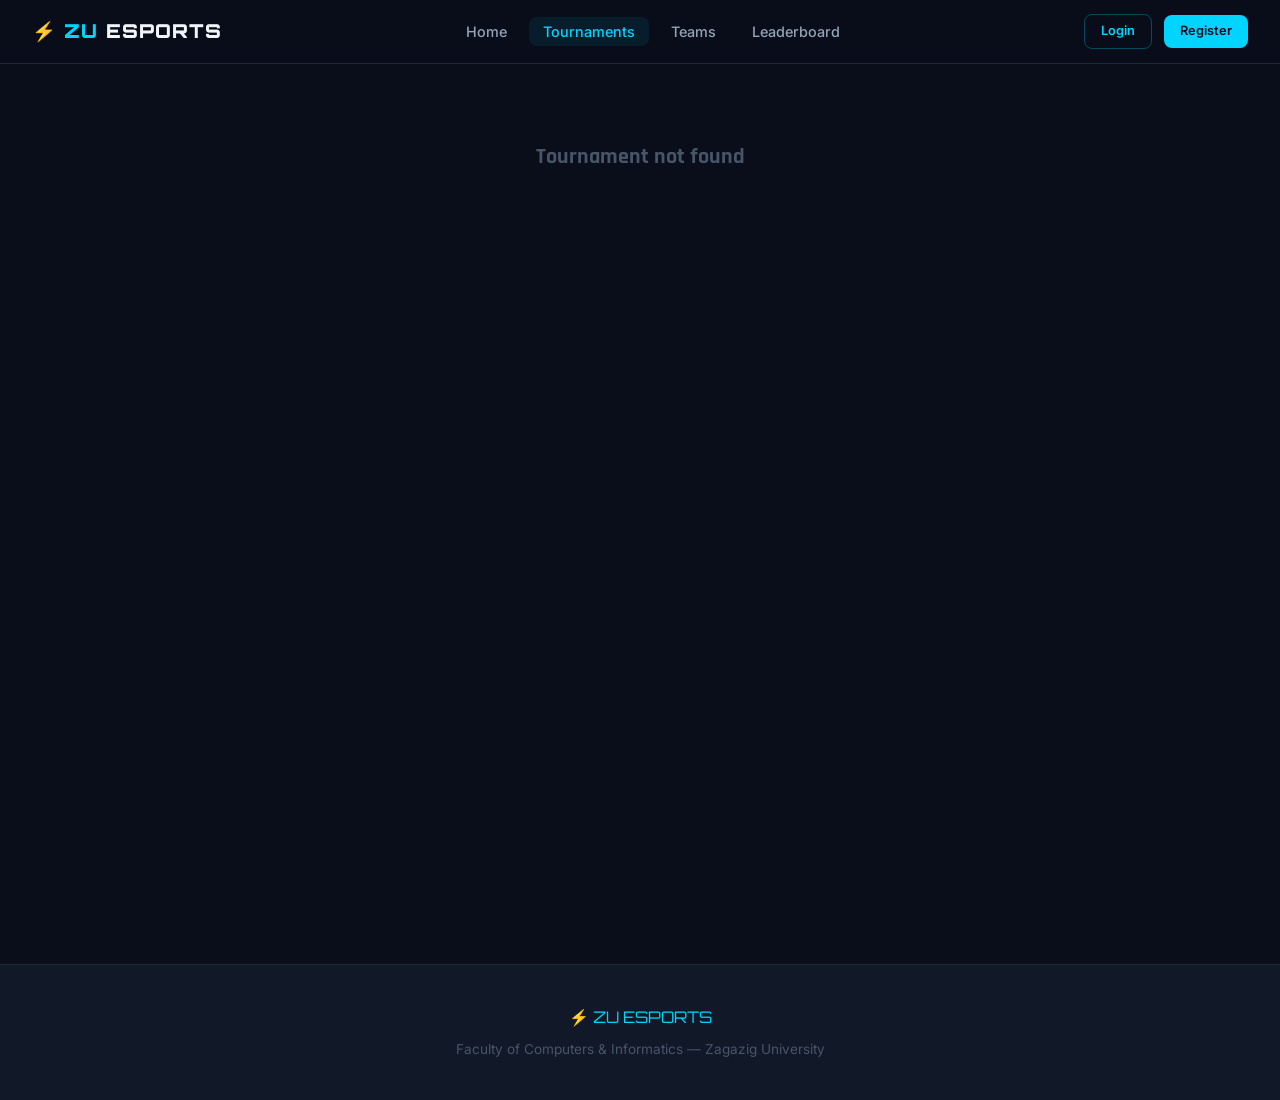
<file: pages/tournament-detail.html>
<!DOCTYPE html>
<html lang="en">

<head>
    <meta charset="UTF-8">
    <meta name="viewport" content="width=device-width, initial-scale=1.0">
    <title>Tournament | ZU E-Sports</title>
    <link rel="stylesheet" href="../css/style.css">
</head>

<body>
    <nav class="navbar">
        <a href="../index.html" class="nav-logo">⚡ ZU<span>ESPORTS</span></a>
        <ul class="nav-links" id="nav-links">
            <li><a href="../index.html">Home</a></li>
            <li><a href="tournaments.html" class="active">Tournaments</a></li>
            <li><a href="teams.html">Teams</a></li>
            <li><a href="leaderboard.html">Leaderboard</a></li>
        </ul>
        <div class="nav-actions" id="nav-actions"></div>
        <button class="menu-toggle" id="menu-toggle">☰</button>
    </nav>

    <div class="page-wrapper">
        <div id="page-content">
            <div class="loading" style="padding:5rem">
                <div class="spinner"></div> Loading...
            </div>
        </div>
    </div>

    <!-- Register Team Modal -->
    <div class="modal-overlay" id="register-modal">
        <div class="modal">
            <div class="modal-header">
                <span class="modal-title">📝 Register Your Team</span>
                <button class="modal-close" onclick="closeModal('register-modal')">✕</button>
            </div>
            <div class="modal-body">
                <p style="color:var(--text-secondary);margin-bottom:1.5rem">Select your team to register for this
                    tournament. You must be the team captain.</p>
                <div id="modal-alert"></div>
                <div class="form-group">
                    <label class="form-label">Your Team</label>
                    <select id="team-select" class="form-control">
                        <option value="">Loading...</option>
                    </select>
                </div>
            </div>
            <div class="modal-footer">
                <button class="btn btn-secondary" onclick="closeModal('register-modal')">Cancel</button>
                <button class="btn btn-primary" onclick="submitRegistration()">Register Team</button>
            </div>
        </div>
    </div>

    <footer>
        <div class="footer-title">⚡ ZU ESPORTS</div>
        <p>Faculty of Computers & Informatics — Zagazig University</p>
    </footer>

    <script src="../js/app.js"></script>
    <script>
        const urlParams = new URLSearchParams(window.location.search);
        const tournamentId = urlParams.get('id');
        let tournament = null;

        async function loadTournament() {
            if (!tournamentId) {
                document.getElementById('page-content').innerHTML = '<div class="empty-state" style="padding:5rem"><h3>Tournament not found</h3></div>';
                return;
            }

            const res = await GET(`/tournaments/${tournamentId}`);
            if (!res || !res.ok) {
                document.getElementById('page-content').innerHTML = '<div class="empty-state" style="padding:5rem"><h3>Tournament not found</h3></div>';
                return;
            }

            tournament = res.data;
            document.title = `${tournament.name} | ZU E-Sports`;
            renderTournament();
        }

        function renderTournament() {
            const t = tournament;
            const content = document.getElementById('page-content');

            // Build bracket by round
            const rounds = {};
            t.matches.forEach(m => {
                if (!rounds[m.round]) rounds[m.round] = [];
                rounds[m.round].push(m);
            });

            const bracketHTML = Object.keys(rounds).length > 0 ? `
        <div class="bracket-container">
            ${Object.entries(rounds).map(([round, matches]) => `
                <div class="bracket-round">
                    <div class="bracket-round-title">Round ${round}</div>
                    ${matches.map(m => `
                        <div class="bracket-match">
                            <div class="bracket-team ${m.winner_id == m.team1_id ? 'winner' : m.winner_id ? 'loser' : ''}">
                                <span>[${m.team1_tag}] ${m.team1_name}</span>
                                <span class="bracket-score">${m.score_team1}</span>
                            </div>
                            <div class="bracket-team ${m.winner_id == m.team2_id ? 'winner' : m.winner_id ? 'loser' : ''}">
                                <span>[${m.team2_tag}] ${m.team2_name}</span>
                                <span class="bracket-score">${m.score_team2}</span>
                            </div>
                        </div>
                    `).join('')}
                </div>
            `).join('')}
        </div>
    ` : '<div class="empty-state"><div class="icon">📋</div><p>Bracket will be generated once registration closes and matches are scheduled.</p></div>';

            const canRegister = t.status === 'registration' && isLoggedIn();

            content.innerHTML = `
        <!-- Tournament Header -->
        <div style="background:linear-gradient(135deg,#0d1b2a,#111827);border-bottom:1px solid var(--border);padding:3rem 0">
            <div class="container">
                <div style="display:flex;align-items:flex-start;gap:2rem;flex-wrap:wrap">
                    <div style="flex:1">
                        <a href="tournaments.html" style="color:var(--text-muted);font-size:0.85rem">← Back to Tournaments</a>
                        <div style="margin-top:0.75rem;margin-bottom:0.5rem">${statusBadge(t.status)}</div>
                        <h1 style="margin-bottom:0.75rem;font-size:clamp(1.5rem,3vw,2.5rem)">${t.name}</h1>
                        <div style="display:flex;gap:1.5rem;flex-wrap:wrap;color:var(--text-secondary);font-size:0.9rem">
                            <span>🎮 ${t.game}</span>
                            <span>📋 ${t.format.replace(/_/g, ' ')}</span>
                            <span>👥 Max ${t.max_teams} teams</span>
                            <span>🏆 ${t.prize_pool || 'No prize'}</span>
                        </div>
                    </div>
                    ${canRegister ? `
                        <button class="btn btn-primary btn-lg" onclick="openRegisterModal()">
                            📝 Register Team
                        </button>
                    ` : ''}
                    ${!isLoggedIn() && t.status === 'registration' ? `
                        <a href="login.html" class="btn btn-secondary btn-lg">Login to Register</a>
                    ` : ''}
                </div>

                <div style="display:grid;grid-template-columns:repeat(auto-fill,minmax(140px,1fr));gap:1rem;margin-top:2rem">
                    <div style="background:rgba(255,255,255,0.04);border-radius:8px;padding:1rem">
                        <div style="color:var(--text-muted);font-size:0.75rem;margin-bottom:4px">Start Date</div>
                        <div style="font-weight:600">${formatDate(t.start_date)}</div>
                    </div>
                    <div style="background:rgba(255,255,255,0.04);border-radius:8px;padding:1rem">
                        <div style="color:var(--text-muted);font-size:0.75rem;margin-bottom:4px">End Date</div>
                        <div style="font-weight:600">${formatDate(t.end_date)}</div>
                    </div>
                    <div style="background:rgba(255,255,255,0.04);border-radius:8px;padding:1rem">
                        <div style="color:var(--text-muted);font-size:0.75rem;margin-bottom:4px">Reg. Deadline</div>
                        <div style="font-weight:600">${formatDate(t.registration_deadline)}</div>
                    </div>
                    <div style="background:rgba(255,255,255,0.04);border-radius:8px;padding:1rem">
                        <div style="color:var(--text-muted);font-size:0.75rem;margin-bottom:4px">Teams Registered</div>
                        <div style="font-weight:600;color:var(--accent)">${t.teams.length} / ${t.max_teams}</div>
                    </div>
                </div>
            </div>
        </div>

        <!-- Tournament Content -->
        <div class="container section">
            <div class="tabs" id="tabs">
                <button class="tab-btn active" data-tab="tab-overview">📖 Overview</button>
                <button class="tab-btn" data-tab="tab-teams">👥 Teams (${t.teams.length})</button>
                <button class="tab-btn" data-tab="tab-bracket">🏆 Bracket</button>
                <button class="tab-btn" data-tab="tab-schedule">📅 Schedule</button>
                <button class="tab-btn" data-tab="tab-rules">📋 Rules</button>
            </div>

            <!-- Overview -->
            <div class="tab-pane active" id="tab-overview">
                <div class="card card-body">
                    <h3 style="margin-bottom:1rem">About This Tournament</h3>
                    <p style="color:var(--text-secondary);line-height:1.8">${t.description || 'No description provided.'}</p>
                </div>
            </div>

            <!-- Teams -->
            <div class="tab-pane" id="tab-teams">
                ${t.teams.length === 0 ? '<div class="empty-state"><div class="icon">👥</div><p>No approved teams yet</p></div>' : `
                <div style="display:grid;grid-template-columns:repeat(auto-fill,minmax(280px,1fr));gap:1rem">
                    ${t.teams.map(team => `
                        <div class="card card-body" style="display:flex;align-items:center;gap:1rem;cursor:pointer"
                            onclick="window.location.href='/pages/team-detail.html?id=${team.id}'">
                            <div class="avatar avatar-lg">${(team.tag || team.name.substring(0, 3)).toUpperCase()}</div>
                            <div>
                                <div style="font-weight:700;font-size:1rem">${team.name}</div>
                                <div style="color:var(--text-muted);font-size:0.85rem">[${team.tag || '—'}] • ${team.game}</div>
                            </div>
                        </div>
                    `).join('')}
                </div>`}
            </div>

            <!-- Bracket -->
            <div class="tab-pane" id="tab-bracket">
                <div class="card">
                    <div class="card-header"><h3>Tournament Bracket</h3></div>
                    <div style="padding:1.5rem;overflow-x:auto">${bracketHTML}</div>
                </div>
            </div>

            <!-- Schedule -->
            <div class="tab-pane" id="tab-schedule">
                ${t.matches.length === 0 ? '<div class="empty-state"><div class="icon">📅</div><p>No matches scheduled yet</p></div>' : `
                <div class="card">
                    <div class="table-wrapper">
                        <table>
                            <thead><tr><th>Round</th><th>Team 1</th><th>vs</th><th>Team 2</th><th>Date</th><th>Score</th><th>Status</th></tr></thead>
                            <tbody>
                                ${t.matches.map(m => `
                                    <tr>
                                        <td>R${m.round}</td>
                                        <td style="color:${m.winner_id == m.team1_id ? 'var(--accent-green)' : 'inherit'};font-weight:${m.winner_id == m.team1_id ? '700' : '400'}">[${m.team1_tag}] ${m.team1_name}</td>
                                        <td style="color:var(--text-muted)">vs</td>
                                        <td style="color:${m.winner_id == m.team2_id ? 'var(--accent-green)' : 'inherit'};font-weight:${m.winner_id == m.team2_id ? '700' : '400'}">[${m.team2_tag}] ${m.team2_name}</td>
                                        <td>${formatDateTime(m.match_date)}</td>
                                        <td style="font-family:var(--font-display);color:var(--accent)">${m.score_team1} - ${m.score_team2}</td>
                                        <td>${statusBadge(m.status)}</td>
                                    </tr>
                                `).join('')}
                            </tbody>
                        </table>
                    </div>
                </div>`}
            </div>

            <!-- Rules -->
            <div class="tab-pane" id="tab-rules">
                <div class="card card-body">
                    <h3 style="margin-bottom:1rem">Tournament Rules</h3>
                    <pre style="font-family:var(--font-body);white-space:pre-wrap;color:var(--text-secondary);line-height:2">${t.rules || 'No specific rules provided. Standard rules apply.'}</pre>
                </div>
            </div>
        </div>
    `;

            setupTabs('tabs');
        }

        async function openRegisterModal() {
            if (!isLoggedIn()) {
                window.location.href = '/pages/login.html';
                return;
            }

            // Load user's team
            const res = await GET('/teams/my/team');
            const select = document.getElementById('team-select');

            if (!res || !res.data) {
                document.getElementById('modal-alert').innerHTML = `
            <div class="alert alert-warning">You don't have a team yet. 
            <a href="/pages/dashboard.html">Create one first →</a></div>
        `;
                select.innerHTML = '<option>No team found</option>';
            } else {
                select.innerHTML = `<option value="${res.data.id}">[${res.data.tag || res.data.name}] ${res.data.name}</option>`;
            }

            openModal('register-modal');
        }

        async function submitRegistration() {
            const team_id = document.getElementById('team-select').value;
            const alertBox = document.getElementById('modal-alert');

            if (!team_id) {
                alertBox.innerHTML = '<div class="alert alert-error">Please select a team.</div>';
                return;
            }

            const res = await POST(`/tournaments/${tournamentId}/register`, { team_id: parseInt(team_id) });

            if (res && res.ok) {
                alertBox.innerHTML = '<div class="alert alert-success">Registration submitted! Waiting for admin approval.</div>';
                setTimeout(() => closeModal('register-modal'), 2000);
            } else {
                alertBox.innerHTML = `<div class="alert alert-error">${res?.data?.error || 'Registration failed.'}</div>`;
            }
        }

        document.addEventListener('DOMContentLoaded', loadTournament);
    </script>
</body>

</html>
</file>
<file: css/style.css>
/* ============================================
   E-Sports Tournament Management System
   Main Stylesheet - Dark Gaming Theme
   ============================================ */

@import url('https://fonts.googleapis.com/css2?family=Rajdhani:wght@400;500;600;700&family=Inter:wght@300;400;500;600&family=Orbitron:wght@400;700;900&display=swap');

/* ----------------------------------------
   CSS VARIABLES (Easy to customize colors)
   ---------------------------------------- */
:root {
    --bg-dark: #0a0e1a;
    --bg-card: #111827;
    --bg-card2: #1a2235;
    --accent: #00d4ff;
    --accent2: #7c3aed;
    --accent-green: #10b981;
    --accent-red: #ef4444;
    --accent-yellow: #f59e0b;
    --text-primary: #f1f5f9;
    --text-secondary: #94a3b8;
    --text-muted: #475569;
    --border: #1e293b;
    --border-accent: rgba(0, 212, 255, 0.3);
    --shadow: 0 4px 24px rgba(0, 0, 0, 0.4);
    --glow: 0 0 20px rgba(0, 212, 255, 0.2);
    --font-display: 'Orbitron', sans-serif;
    --font-heading: 'Rajdhani', sans-serif;
    --font-body: 'Inter', sans-serif;
    --radius: 8px;
    --radius-lg: 16px;
    --transition: 0.2s ease;
}

/* ----------------------------------------
   RESET & BASE
   ---------------------------------------- */
*, *::before, *::after { box-sizing: border-box; margin: 0; padding: 0; }

html { scroll-behavior: smooth; }

body {
    font-family: var(--font-body);
    background: var(--bg-dark);
    color: var(--text-primary);
    min-height: 100vh;
    line-height: 1.6;
    font-size: 15px;
}

a { color: var(--accent); text-decoration: none; transition: var(--transition); }
a:hover { color: #38e5ff; }
img { max-width: 100%; }

/* ----------------------------------------
   TYPOGRAPHY
   ---------------------------------------- */
h1, h2, h3, h4 { font-family: var(--font-heading); font-weight: 700; line-height: 1.2; }
h1 { font-size: 2.5rem; }
h2 { font-size: 1.8rem; }
h3 { font-size: 1.4rem; }
h4 { font-size: 1.1rem; }

.display-title {
    font-family: var(--font-display);
    text-transform: uppercase;
    letter-spacing: 2px;
}

/* ----------------------------------------
   NAVIGATION
   ---------------------------------------- */
.navbar {
    background: rgba(10, 14, 26, 0.95);
    border-bottom: 1px solid var(--border);
    padding: 0 2rem;
    height: 64px;
    display: flex;
    align-items: center;
    justify-content: space-between;
    position: fixed;
    top: 0; left: 0; right: 0;
    z-index: 1000;
    backdrop-filter: blur(10px);
}

.nav-logo {
    font-family: var(--font-display);
    font-size: 1.2rem;
    font-weight: 900;
    color: var(--accent);
    letter-spacing: 1px;
    display: flex;
    align-items: center;
    gap: 8px;
}

.nav-logo span { color: var(--text-primary); }

.nav-links {
    display: flex;
    align-items: center;
    gap: 0.5rem;
    list-style: none;
}

.nav-links a {
    color: var(--text-secondary);
    padding: 6px 14px;
    border-radius: var(--radius);
    font-size: 0.9rem;
    font-weight: 500;
    transition: var(--transition);
}

.nav-links a:hover, .nav-links a.active {
    color: var(--accent);
    background: rgba(0, 212, 255, 0.08);
}

.nav-actions {
    display: flex;
    align-items: center;
    gap: 0.75rem;
}

.nav-user {
    display: flex;
    align-items: center;
    gap: 8px;
    color: var(--text-secondary);
    font-size: 0.9rem;
}

.nav-bell {
    position: relative;
    cursor: pointer;
    color: var(--text-secondary);
    background: none;
    border: none;
    font-size: 1.1rem;
    padding: 6px;
    transition: var(--transition);
}

.nav-bell:hover { color: var(--accent); }

.notif-badge {
    position: absolute;
    top: 0; right: 0;
    background: var(--accent-red);
    color: white;
    border-radius: 50%;
    font-size: 10px;
    width: 16px; height: 16px;
    display: flex; align-items: center; justify-content: center;
}

/* Mobile menu toggle */
.menu-toggle {
    display: none;
    background: none;
    border: none;
    color: var(--text-primary);
    font-size: 1.5rem;
    cursor: pointer;
}

/* ----------------------------------------
   LAYOUT
   ---------------------------------------- */
.page-wrapper {
    padding-top: 64px;
    min-height: 100vh;
}

.container {
    max-width: 1200px;
    margin: 0 auto;
    padding: 0 1.5rem;
}

.section { padding: 3rem 0; }

/* ----------------------------------------
   HERO SECTION
   ---------------------------------------- */
.hero {
    background: linear-gradient(135deg, #0a0e1a 0%, #0d1b2a 50%, #0a0e1a 100%);
    padding: 5rem 0 4rem;
    position: relative;
    overflow: hidden;
    text-align: center;
}

.hero::before {
    content: '';
    position: absolute;
    top: -50%;
    left: 50%;
    transform: translateX(-50%);
    width: 600px;
    height: 600px;
    background: radial-gradient(circle, rgba(0, 212, 255, 0.08) 0%, transparent 70%);
    pointer-events: none;
}

.hero-badge {
    display: inline-block;
    background: rgba(0, 212, 255, 0.1);
    border: 1px solid var(--border-accent);
    color: var(--accent);
    padding: 4px 16px;
    border-radius: 100px;
    font-size: 0.8rem;
    font-weight: 600;
    letter-spacing: 1px;
    text-transform: uppercase;
    margin-bottom: 1.5rem;
}

.hero-title {
    font-family: var(--font-display);
    font-size: clamp(2rem, 5vw, 3.5rem);
    font-weight: 900;
    text-transform: uppercase;
    letter-spacing: 2px;
    line-height: 1.1;
    margin-bottom: 1.5rem;
}

.hero-title .highlight { color: var(--accent); }

.hero-subtitle {
    color: var(--text-secondary);
    font-size: 1.1rem;
    max-width: 560px;
    margin: 0 auto 2.5rem;
}

.hero-stats {
    display: flex;
    justify-content: center;
    gap: 3rem;
    margin-top: 3rem;
    flex-wrap: wrap;
}

.hero-stat { text-align: center; }
.hero-stat .number {
    font-family: var(--font-display);
    font-size: 2rem;
    font-weight: 900;
    color: var(--accent);
    display: block;
}
.hero-stat .label { color: var(--text-muted); font-size: 0.85rem; }

/* ----------------------------------------
   BUTTONS
   ---------------------------------------- */
.btn {
    display: inline-flex;
    align-items: center;
    gap: 8px;
    padding: 10px 24px;
    border-radius: var(--radius);
    font-weight: 600;
    font-size: 0.9rem;
    cursor: pointer;
    border: none;
    transition: all var(--transition);
    white-space: nowrap;
    font-family: var(--font-body);
}

.btn-primary {
    background: var(--accent);
    color: #0a0e1a;
}
.btn-primary:hover {
    background: #38e5ff;
    transform: translateY(-1px);
    box-shadow: 0 4px 16px rgba(0, 212, 255, 0.4);
}

.btn-secondary {
    background: transparent;
    color: var(--accent);
    border: 1px solid var(--border-accent);
}
.btn-secondary:hover {
    background: rgba(0, 212, 255, 0.08);
    transform: translateY(-1px);
}

.btn-danger {
    background: var(--accent-red);
    color: white;
}
.btn-danger:hover { background: #dc2626; }

.btn-success {
    background: var(--accent-green);
    color: #0a0e1a;
    font-weight: 700;
}
.btn-success:hover { background: #059669; }

.btn-sm { padding: 6px 16px; font-size: 0.8rem; }
.btn-lg { padding: 14px 32px; font-size: 1rem; }
.btn-full { width: 100%; justify-content: center; }

.btn:disabled {
    opacity: 0.5;
    cursor: not-allowed;
    transform: none !important;
}

/* ----------------------------------------
   CARDS
   ---------------------------------------- */
.card {
    background: var(--bg-card);
    border: 1px solid var(--border);
    border-radius: var(--radius-lg);
    overflow: hidden;
    transition: var(--transition);
}

.card:hover {
    border-color: var(--border-accent);
    box-shadow: var(--glow);
}

.card-header {
    padding: 1.25rem 1.5rem;
    border-bottom: 1px solid var(--border);
    display: flex;
    align-items: center;
    justify-content: space-between;
}

.card-body { padding: 1.5rem; }

/* ----------------------------------------
   TOURNAMENT CARDS
   ---------------------------------------- */
.tournament-grid {
    display: grid;
    grid-template-columns: repeat(auto-fill, minmax(320px, 1fr));
    gap: 1.5rem;
}

.tournament-card {
    background: var(--bg-card);
    border: 1px solid var(--border);
    border-radius: var(--radius-lg);
    overflow: hidden;
    transition: all var(--transition);
    cursor: pointer;
}

.tournament-card:hover {
    border-color: var(--border-accent);
    transform: translateY(-3px);
    box-shadow: var(--glow);
}

.tournament-card-banner {
    height: 120px;
    background: linear-gradient(135deg, #0d1b2a, #1a2235);
    display: flex;
    align-items: center;
    justify-content: center;
    font-family: var(--font-display);
    font-size: 1.5rem;
    color: var(--accent);
    position: relative;
    overflow: hidden;
}

.tournament-card-banner::after {
    content: '';
    position: absolute;
    bottom: 0; left: 0; right: 0;
    height: 40px;
    background: linear-gradient(transparent, var(--bg-card));
}

.tournament-card-body { padding: 1.25rem; }

.tournament-card-title {
    font-family: var(--font-heading);
    font-size: 1.1rem;
    font-weight: 700;
    margin-bottom: 0.5rem;
}

.tournament-card-meta {
    display: flex;
    gap: 1rem;
    flex-wrap: wrap;
    margin-bottom: 1rem;
}

.meta-item {
    display: flex;
    align-items: center;
    gap: 4px;
    color: var(--text-secondary);
    font-size: 0.8rem;
}

.tournament-card-footer {
    padding: 1rem 1.25rem;
    border-top: 1px solid var(--border);
    display: flex;
    align-items: center;
    justify-content: space-between;
}

/* ----------------------------------------
   STATUS BADGES
   ---------------------------------------- */
.badge {
    display: inline-flex;
    align-items: center;
    gap: 4px;
    padding: 3px 10px;
    border-radius: 100px;
    font-size: 0.75rem;
    font-weight: 600;
    text-transform: uppercase;
    letter-spacing: 0.5px;
}

.badge-upcoming { background: rgba(245, 158, 11, 0.15); color: var(--accent-yellow); border: 1px solid rgba(245, 158, 11, 0.3); }
.badge-registration { background: rgba(124, 58, 237, 0.15); color: #a78bfa; border: 1px solid rgba(124, 58, 237, 0.3); }
.badge-ongoing { background: rgba(16, 185, 129, 0.15); color: var(--accent-green); border: 1px solid rgba(16, 185, 129, 0.3); }
.badge-completed { background: rgba(71, 85, 105, 0.3); color: var(--text-muted); border: 1px solid var(--border); }
.badge-approved { background: rgba(16, 185, 129, 0.15); color: var(--accent-green); }
.badge-pending { background: rgba(245, 158, 11, 0.15); color: var(--accent-yellow); }
.badge-rejected { background: rgba(239, 68, 68, 0.15); color: var(--accent-red); }

/* ----------------------------------------
   FORMS
   ---------------------------------------- */
.form-group { margin-bottom: 1.25rem; }

.form-label {
    display: block;
    color: var(--text-secondary);
    font-size: 0.85rem;
    font-weight: 500;
    margin-bottom: 0.5rem;
}

.form-control {
    width: 100%;
    background: var(--bg-dark);
    border: 1px solid var(--border);
    border-radius: var(--radius);
    color: var(--text-primary);
    padding: 10px 14px;
    font-size: 0.9rem;
    font-family: var(--font-body);
    transition: var(--transition);
    appearance: none;
}

.form-control:focus {
    outline: none;
    border-color: var(--accent);
    box-shadow: 0 0 0 3px rgba(0, 212, 255, 0.1);
}

.form-control::placeholder { color: var(--text-muted); }

select.form-control {
    background-image: url("data:image/svg+xml,%3Csvg xmlns='http://www.w3.org/2000/svg' width='12' height='8' fill='none'%3E%3Cpath d='M1 1l5 5 5-5' stroke='%2394a3b8' stroke-width='2' stroke-linecap='round'/%3E%3C/svg%3E");
    background-repeat: no-repeat;
    background-position: right 12px center;
    padding-right: 36px;
    cursor: pointer;
}

textarea.form-control { resize: vertical; min-height: 100px; }

.form-error {
    color: var(--accent-red);
    font-size: 0.8rem;
    margin-top: 0.4rem;
}

/* ----------------------------------------
   TABLES
   ---------------------------------------- */
.table-wrapper { overflow-x: auto; }

table {
    width: 100%;
    border-collapse: collapse;
}

thead th {
    background: var(--bg-dark);
    color: var(--text-muted);
    padding: 0.75rem 1rem;
    text-align: left;
    font-size: 0.8rem;
    font-weight: 600;
    text-transform: uppercase;
    letter-spacing: 0.5px;
    border-bottom: 1px solid var(--border);
}

tbody tr {
    border-bottom: 1px solid var(--border);
    transition: var(--transition);
}

tbody tr:hover { background: rgba(255, 255, 255, 0.02); }

td {
    padding: 0.9rem 1rem;
    color: var(--text-secondary);
    font-size: 0.9rem;
}

.rank-number {
    font-family: var(--font-display);
    font-weight: 700;
    color: var(--accent);
    font-size: 1rem;
}

/* Gold/Silver/Bronze for top 3 */
tr:nth-child(1) .rank-number { color: #fbbf24; }
tr:nth-child(2) .rank-number { color: #94a3b8; }
tr:nth-child(3) .rank-number { color: #cd7f32; }

/* ----------------------------------------
   MODAL
   ---------------------------------------- */
.modal-overlay {
    display: none;
    position: fixed;
    inset: 0;
    background: rgba(0, 0, 0, 0.7);
    z-index: 2000;
    align-items: center;
    justify-content: center;
    padding: 1rem;
}

.modal-overlay.active { display: flex; }

.modal {
    background: var(--bg-card);
    border: 1px solid var(--border);
    border-radius: var(--radius-lg);
    width: 100%;
    max-width: 520px;
    max-height: 90vh;
    overflow-y: auto;
}

.modal-header {
    padding: 1.25rem 1.5rem;
    border-bottom: 1px solid var(--border);
    display: flex;
    align-items: center;
    justify-content: space-between;
}

.modal-title { font-family: var(--font-heading); font-size: 1.2rem; }

.modal-close {
    background: none;
    border: none;
    color: var(--text-muted);
    font-size: 1.3rem;
    cursor: pointer;
    transition: var(--transition);
}
.modal-close:hover { color: var(--text-primary); }

.modal-body { padding: 1.5rem; }
.modal-footer {
    padding: 1rem 1.5rem;
    border-top: 1px solid var(--border);
    display: flex;
    gap: 0.75rem;
    justify-content: flex-end;
}

/* ----------------------------------------
   ALERT / TOAST
   ---------------------------------------- */
.alert {
    padding: 0.9rem 1.25rem;
    border-radius: var(--radius);
    margin-bottom: 1rem;
    font-size: 0.9rem;
    border-left: 3px solid;
}

.alert-success { background: rgba(16, 185, 129, 0.1); border-color: var(--accent-green); color: var(--accent-green); }
.alert-error { background: rgba(239, 68, 68, 0.1); border-color: var(--accent-red); color: var(--accent-red); }
.alert-info { background: rgba(0, 212, 255, 0.1); border-color: var(--accent); color: var(--accent); }
.alert-warning { background: rgba(245, 158, 11, 0.1); border-color: var(--accent-yellow); color: var(--accent-yellow); }

.toast-container {
    position: fixed;
    top: 80px;
    right: 1.5rem;
    z-index: 3000;
    display: flex;
    flex-direction: column;
    gap: 0.5rem;
    pointer-events: none;
}

.toast {
    background: var(--bg-card2);
    border: 1px solid var(--border);
    border-radius: var(--radius);
    padding: 0.9rem 1.25rem;
    font-size: 0.85rem;
    max-width: 320px;
    animation: slideIn 0.3s ease;
    pointer-events: auto;
    box-shadow: var(--shadow);
}

.toast.toast-success { border-left: 3px solid var(--accent-green); }
.toast.toast-error { border-left: 3px solid var(--accent-red); }
.toast.toast-info { border-left: 3px solid var(--accent); }

@keyframes slideIn {
    from { transform: translateX(120%); opacity: 0; }
    to { transform: translateX(0); opacity: 1; }
}

/* ----------------------------------------
   BRACKET VIEW
   ---------------------------------------- */
.bracket-container {
    display: flex;
    gap: 2rem;
    overflow-x: auto;
    padding: 1rem;
}

.bracket-round { min-width: 200px; }

.bracket-round-title {
    font-family: var(--font-heading);
    color: var(--text-muted);
    font-size: 0.85rem;
    text-transform: uppercase;
    letter-spacing: 1px;
    margin-bottom: 1rem;
    text-align: center;
}

.bracket-match {
    background: var(--bg-card2);
    border: 1px solid var(--border);
    border-radius: var(--radius);
    margin-bottom: 1.5rem;
    overflow: hidden;
}

.bracket-team {
    display: flex;
    align-items: center;
    justify-content: space-between;
    padding: 8px 12px;
    border-bottom: 1px solid var(--border);
    font-size: 0.85rem;
}

.bracket-team:last-child { border-bottom: none; }
.bracket-team.winner { color: var(--accent-green); font-weight: 600; }
.bracket-team.loser { color: var(--text-muted); }

.bracket-score {
    font-family: var(--font-display);
    font-weight: 700;
    color: var(--accent);
    font-size: 0.9rem;
}

/* ----------------------------------------
   DASHBOARD SIDEBAR
   ---------------------------------------- */
.dashboard-layout {
    display: grid;
    grid-template-columns: 240px 1fr;
    min-height: calc(100vh - 64px);
}

.sidebar {
    background: var(--bg-card);
    border-right: 1px solid var(--border);
    padding: 1.5rem 1rem;
}

.sidebar-nav { list-style: none; }
.sidebar-nav li { margin-bottom: 0.25rem; }

.sidebar-nav a {
    display: flex;
    align-items: center;
    gap: 10px;
    padding: 10px 14px;
    border-radius: var(--radius);
    color: var(--text-secondary);
    font-size: 0.9rem;
    font-weight: 500;
    transition: var(--transition);
}

.sidebar-nav a:hover, .sidebar-nav a.active {
    background: rgba(0, 212, 255, 0.08);
    color: var(--accent);
}

.sidebar-nav a .icon { font-size: 1rem; width: 20px; text-align: center; }

.sidebar-section {
    font-size: 0.72rem;
    font-weight: 600;
    text-transform: uppercase;
    letter-spacing: 1px;
    color: var(--text-muted);
    padding: 0.75rem 14px 0.4rem;
    margin-top: 0.5rem;
}

.main-content { padding: 2rem; overflow-y: auto; }

/* ----------------------------------------
   STATS GRID (Dashboard)
   ---------------------------------------- */
.stats-grid {
    display: grid;
    grid-template-columns: repeat(auto-fill, minmax(180px, 1fr));
    gap: 1rem;
    margin-bottom: 2rem;
}

.stat-card {
    background: var(--bg-card);
    border: 1px solid var(--border);
    border-radius: var(--radius-lg);
    padding: 1.25rem;
    transition: var(--transition);
}

.stat-card:hover { border-color: var(--border-accent); }

.stat-number {
    font-family: var(--font-display);
    font-size: 2rem;
    font-weight: 900;
    color: var(--accent);
    display: block;
    line-height: 1;
    margin-bottom: 0.5rem;
}

.stat-label { color: var(--text-muted); font-size: 0.8rem; font-weight: 500; }

/* ----------------------------------------
   SEARCH BAR
   ---------------------------------------- */
.search-bar {
    position: relative;
    margin-bottom: 2rem;
}

.search-bar input {
    width: 100%;
    background: var(--bg-card);
    border: 1px solid var(--border);
    border-radius: 100px;
    color: var(--text-primary);
    padding: 12px 20px 12px 46px;
    font-size: 0.9rem;
    font-family: var(--font-body);
    transition: var(--transition);
}

.search-bar input:focus {
    outline: none;
    border-color: var(--accent);
    box-shadow: 0 0 0 3px rgba(0, 212, 255, 0.1);
}

.search-icon {
    position: absolute;
    left: 16px;
    top: 50%;
    transform: translateY(-50%);
    color: var(--text-muted);
    font-size: 1rem;
    pointer-events: none;
}

/* ----------------------------------------
   TABS
   ---------------------------------------- */
.tabs {
    display: flex;
    border-bottom: 1px solid var(--border);
    margin-bottom: 1.5rem;
    gap: 0.25rem;
    overflow-x: auto;
}

.tab-btn {
    padding: 10px 20px;
    background: none;
    border: none;
    border-bottom: 2px solid transparent;
    color: var(--text-muted);
    font-size: 0.9rem;
    font-weight: 500;
    cursor: pointer;
    transition: var(--transition);
    white-space: nowrap;
    font-family: var(--font-body);
}

.tab-btn:hover { color: var(--text-primary); }
.tab-btn.active { color: var(--accent); border-bottom-color: var(--accent); }

.tab-pane { display: none; }
.tab-pane.active { display: block; }

/* ----------------------------------------
   FOOTER
   ---------------------------------------- */
footer {
    background: var(--bg-card);
    border-top: 1px solid var(--border);
    padding: 2.5rem 0;
    margin-top: 4rem;
    text-align: center;
    color: var(--text-muted);
    font-size: 0.85rem;
}

footer .footer-title {
    font-family: var(--font-display);
    color: var(--accent);
    font-size: 1rem;
    margin-bottom: 0.5rem;
}

/* ----------------------------------------
   UTILITY CLASSES
   ---------------------------------------- */
.text-accent { color: var(--accent); }
.text-muted { color: var(--text-muted); }
.text-success { color: var(--accent-green); }
.text-danger { color: var(--accent-red); }
.text-warning { color: var(--accent-yellow); }
.text-center { text-align: center; }
.text-right { text-align: right; }
.fw-700 { font-weight: 700; }
.mb-1 { margin-bottom: 0.5rem; }
.mb-2 { margin-bottom: 1rem; }
.mb-3 { margin-bottom: 1.5rem; }
.mb-4 { margin-bottom: 2rem; }
.mt-1 { margin-top: 0.5rem; }
.mt-2 { margin-top: 1rem; }
.mt-3 { margin-top: 1.5rem; }
.d-flex { display: flex; }
.align-center { align-items: center; }
.justify-between { justify-content: space-between; }
.gap-1 { gap: 0.5rem; }
.gap-2 { gap: 1rem; }
.hidden { display: none !important; }

.loading {
    display: flex;
    align-items: center;
    justify-content: center;
    padding: 3rem;
    color: var(--text-muted);
    font-size: 0.9rem;
    gap: 10px;
}

.spinner {
    width: 20px; height: 20px;
    border: 2px solid var(--border);
    border-top-color: var(--accent);
    border-radius: 50%;
    animation: spin 0.7s linear infinite;
}

@keyframes spin { to { transform: rotate(360deg); } }

.empty-state {
    text-align: center;
    padding: 3rem;
    color: var(--text-muted);
}
.empty-state .icon { font-size: 3rem; margin-bottom: 1rem; opacity: 0.4; }
.empty-state p { margin-top: 0.5rem; font-size: 0.9rem; }

/* ----------------------------------------
   AVATAR / TEAM ICON
   ---------------------------------------- */
.avatar {
    width: 40px; height: 40px;
    border-radius: 50%;
    background: linear-gradient(135deg, var(--accent2), var(--accent));
    display: flex;
    align-items: center;
    justify-content: center;
    font-family: var(--font-display);
    font-weight: 700;
    font-size: 0.8rem;
    color: white;
    flex-shrink: 0;
}

.avatar-lg { width: 64px; height: 64px; font-size: 1.2rem; }

/* ----------------------------------------
   NOTIFICATION DROPDOWN
   ---------------------------------------- */
.notif-dropdown {
    position: absolute;
    top: calc(100% + 8px);
    right: 0;
    width: 320px;
    background: var(--bg-card);
    border: 1px solid var(--border);
    border-radius: var(--radius-lg);
    box-shadow: var(--shadow);
    z-index: 500;
    display: none;
}

.notif-dropdown.open { display: block; }
.notif-dropdown-header {
    padding: 1rem 1.25rem;
    border-bottom: 1px solid var(--border);
    display: flex;
    justify-content: space-between;
    align-items: center;
    font-weight: 600;
    font-size: 0.9rem;
}
.notif-item {
    padding: 0.9rem 1.25rem;
    border-bottom: 1px solid var(--border);
    cursor: pointer;
    transition: var(--transition);
}
.notif-item:hover { background: rgba(255,255,255,0.02); }
.notif-item.unread { background: rgba(0, 212, 255, 0.04); }
.notif-item-title { font-size: 0.85rem; font-weight: 600; margin-bottom: 3px; }
.notif-item-msg { font-size: 0.8rem; color: var(--text-muted); }

/* ----------------------------------------
   RESPONSIVE
   ---------------------------------------- */
@media (max-width: 768px) {
    .nav-links { display: none; }
    .menu-toggle { display: block; }

    .nav-links.open {
        display: flex;
        flex-direction: column;
        position: fixed;
        top: 64px; left: 0; right: 0;
        background: var(--bg-dark);
        border-bottom: 1px solid var(--border);
        padding: 1rem;
        z-index: 999;
    }

    .hero-title { font-size: 1.8rem; }
    .hero-stats { gap: 1.5rem; }

    .dashboard-layout { grid-template-columns: 1fr; }
    .sidebar { display: none; }

    .tournament-grid { grid-template-columns: 1fr; }
    .stats-grid { grid-template-columns: repeat(2, 1fr); }

    .modal { margin: 0.5rem; max-width: 100%; }
}
</file>
